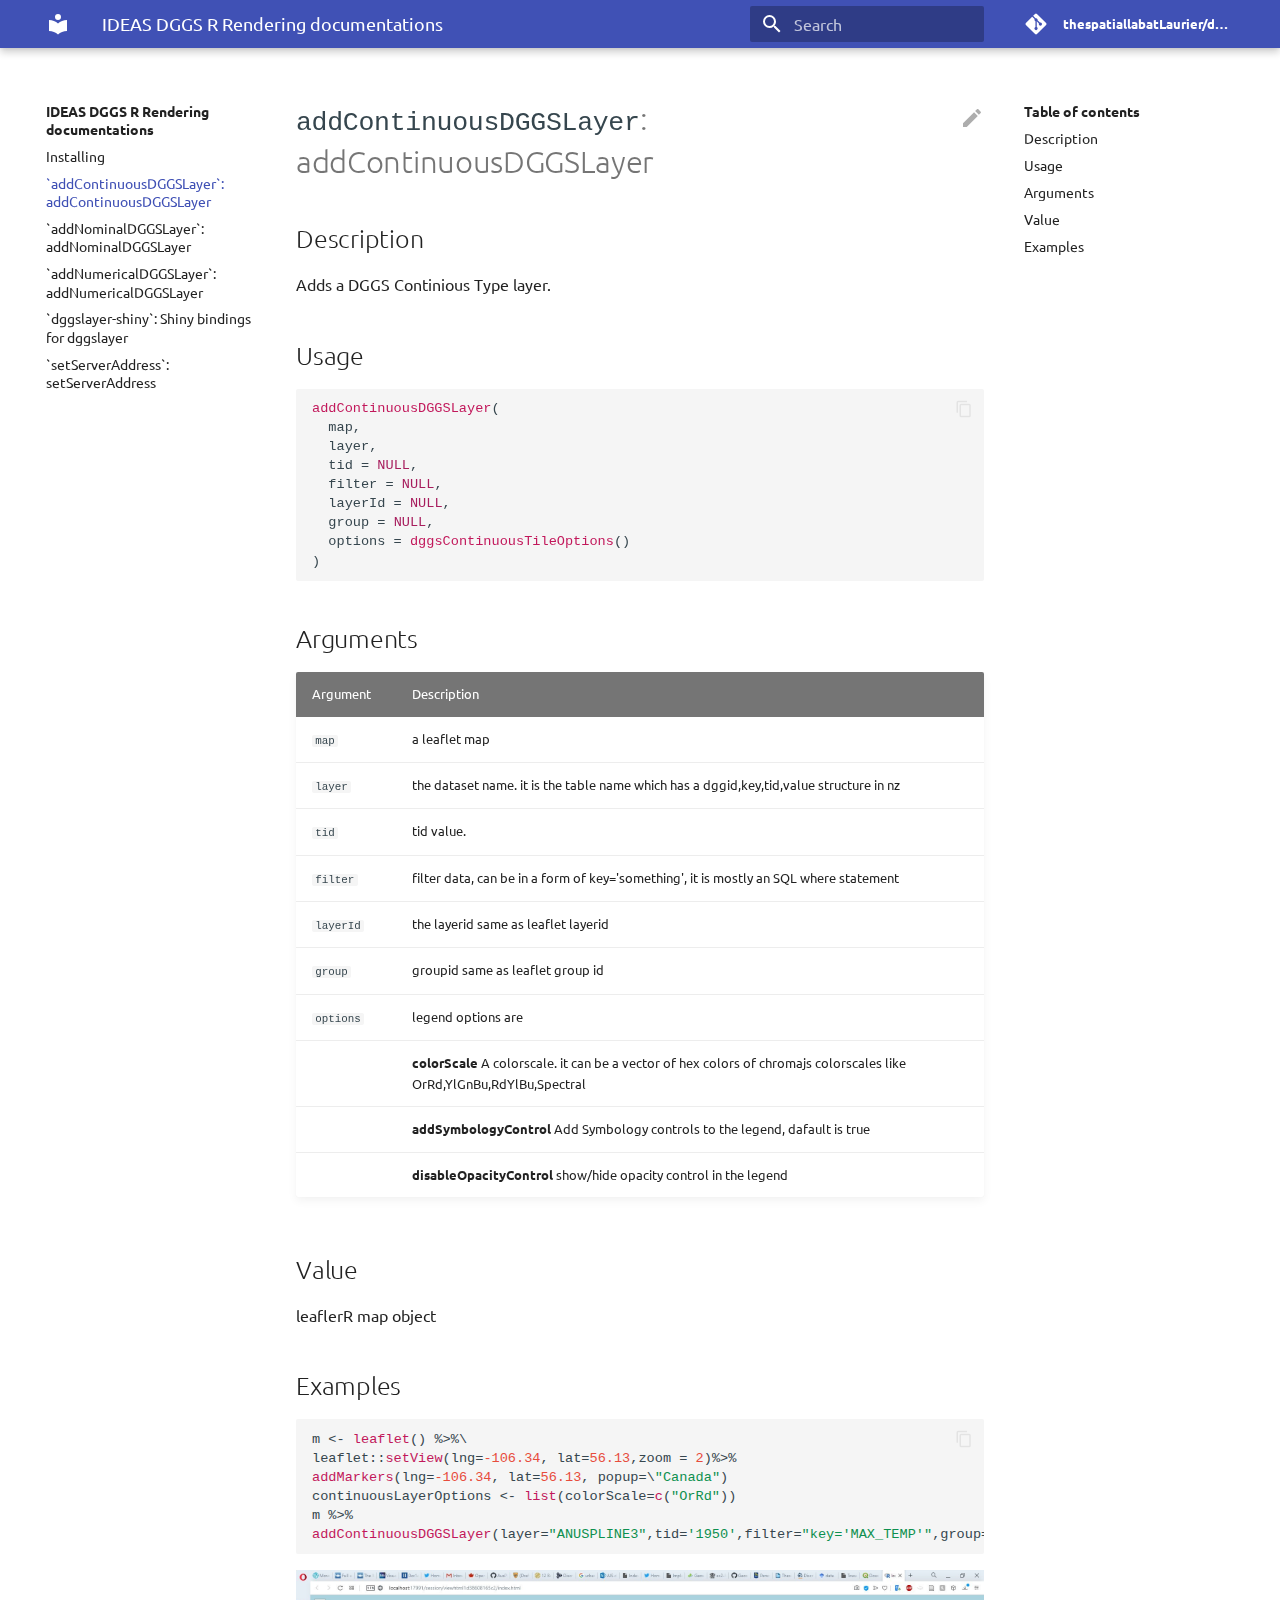
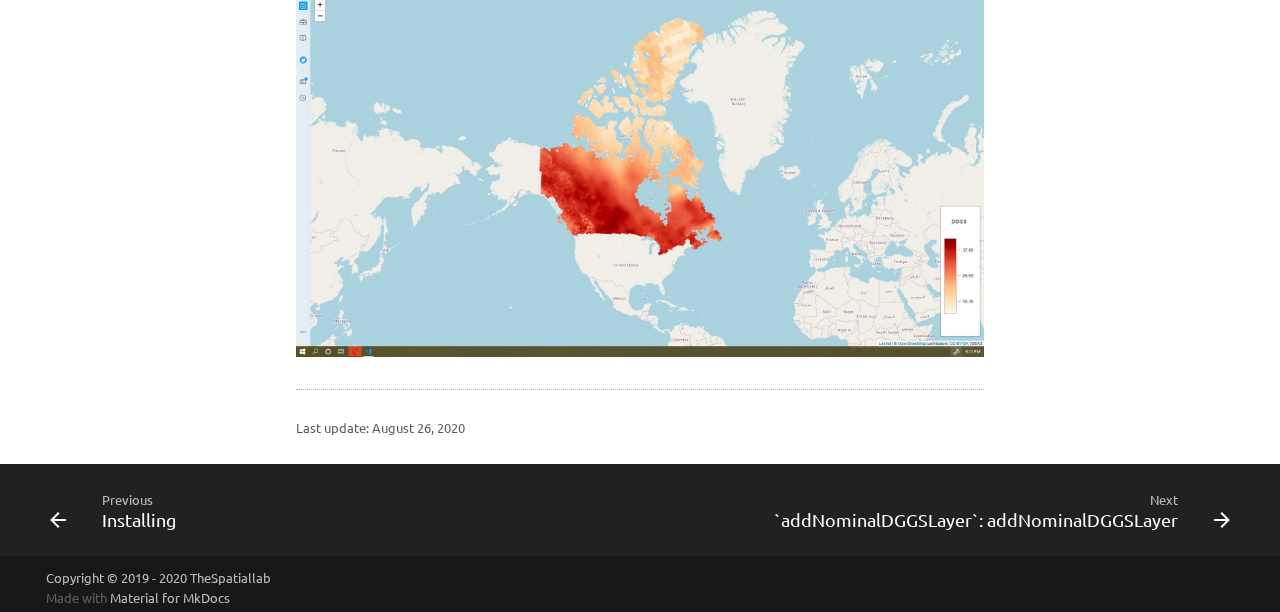
<file: addContinuousDGGSLayer/index.html>
<!doctype html>
<html lang="en" class="no-js">
  <head>
    
      <meta charset="utf-8">
      <meta name="viewport" content="width=device-width,initial-scale=1">
      
      
      
      <link rel="shortcut icon" href="../assets/images/favicon.png">
      <meta name="generator" content="mkdocs-1.1.2, mkdocs-material-5.3.3">
    
    
      
        <title>`addContinuousDGGSLayer`: addContinuousDGGSLayer - IDEAS DGGS R Rendering documentations</title>
      
    
    
      <link rel="stylesheet" href="../assets/stylesheets/main.fe0cca5b.min.css">
      
      
    
    
    
      
        <link href="https://fonts.gstatic.com" rel="preconnect" crossorigin>
        <link rel="stylesheet" href="https://fonts.googleapis.com/css?family=Ubuntu:300,400,400i,700%7CUbuntu+Mono&display=fallback">
        <style>body,input{font-family:"Ubuntu",-apple-system,BlinkMacSystemFont,Helvetica,Arial,sans-serif}code,kbd,pre{font-family:"Ubuntu Mono",SFMono-Regular,Consolas,Menlo,monospace}</style>
      
    
    
    
    
      
    
    
  </head>
  
  
    <body dir="ltr">
  
    
    <input class="md-toggle" data-md-toggle="drawer" type="checkbox" id="__drawer" autocomplete="off">
    <input class="md-toggle" data-md-toggle="search" type="checkbox" id="__search" autocomplete="off">
    <label class="md-overlay" for="__drawer"></label>
    <div data-md-component="skip">
      
        
        <a href="#addcontinuousdggslayer-addcontinuousdggslayer" class="md-skip">
          Skip to content
        </a>
      
    </div>
    <div data-md-component="announce">
      
    </div>
    
      <header class="md-header" data-md-component="header">
  <nav class="md-header-nav md-grid" aria-label="Header">
    <a href=".." title="IDEAS DGGS R Rendering documentations" class="md-header-nav__button md-logo" aria-label="IDEAS DGGS R Rendering documentations">
      
  
  <svg xmlns="http://www.w3.org/2000/svg" viewBox="0 0 24 24"><path d="M12 8a3 3 0 003-3 3 3 0 00-3-3 3 3 0 00-3 3 3 3 0 003 3m0 3.54C9.64 9.35 6.5 8 3 8v11c3.5 0 6.64 1.35 9 3.54 2.36-2.19 5.5-3.54 9-3.54V8c-3.5 0-6.64 1.35-9 3.54z"/></svg>

    </a>
    <label class="md-header-nav__button md-icon" for="__drawer">
      <svg xmlns="http://www.w3.org/2000/svg" viewBox="0 0 24 24"><path d="M3 6h18v2H3V6m0 5h18v2H3v-2m0 5h18v2H3v-2z"/></svg>
    </label>
    <div class="md-header-nav__title" data-md-component="header-title">
      
        <div class="md-header-nav__ellipsis">
          <span class="md-header-nav__topic md-ellipsis">
            IDEAS DGGS R Rendering documentations
          </span>
          <span class="md-header-nav__topic md-ellipsis">
            
              `addContinuousDGGSLayer`: addContinuousDGGSLayer
            
          </span>
        </div>
      
    </div>
    
      <label class="md-header-nav__button md-icon" for="__search">
        <svg xmlns="http://www.w3.org/2000/svg" viewBox="0 0 24 24"><path d="M9.5 3A6.5 6.5 0 0116 9.5c0 1.61-.59 3.09-1.56 4.23l.27.27h.79l5 5-1.5 1.5-5-5v-.79l-.27-.27A6.516 6.516 0 019.5 16 6.5 6.5 0 013 9.5 6.5 6.5 0 019.5 3m0 2C7 5 5 7 5 9.5S7 14 9.5 14 14 12 14 9.5 12 5 9.5 5z"/></svg>
      </label>
      
<div class="md-search" data-md-component="search" role="dialog">
  <label class="md-search__overlay" for="__search"></label>
  <div class="md-search__inner" role="search">
    <form class="md-search__form" name="search">
      <input type="text" class="md-search__input" name="query" aria-label="Search" placeholder="Search" autocapitalize="off" autocorrect="off" autocomplete="off" spellcheck="false" data-md-component="search-query" data-md-state="active">
      <label class="md-search__icon md-icon" for="__search">
        <svg xmlns="http://www.w3.org/2000/svg" viewBox="0 0 24 24"><path d="M9.5 3A6.5 6.5 0 0116 9.5c0 1.61-.59 3.09-1.56 4.23l.27.27h.79l5 5-1.5 1.5-5-5v-.79l-.27-.27A6.516 6.516 0 019.5 16 6.5 6.5 0 013 9.5 6.5 6.5 0 019.5 3m0 2C7 5 5 7 5 9.5S7 14 9.5 14 14 12 14 9.5 12 5 9.5 5z"/></svg>
        <svg xmlns="http://www.w3.org/2000/svg" viewBox="0 0 24 24"><path d="M20 11v2H8l5.5 5.5-1.42 1.42L4.16 12l7.92-7.92L13.5 5.5 8 11h12z"/></svg>
      </label>
      <button type="reset" class="md-search__icon md-icon" aria-label="Clear" data-md-component="search-reset" tabindex="-1">
        <svg xmlns="http://www.w3.org/2000/svg" viewBox="0 0 24 24"><path d="M19 6.41L17.59 5 12 10.59 6.41 5 5 6.41 10.59 12 5 17.59 6.41 19 12 13.41 17.59 19 19 17.59 13.41 12 19 6.41z"/></svg>
      </button>
    </form>
    <div class="md-search__output">
      <div class="md-search__scrollwrap" data-md-scrollfix>
        <div class="md-search-result" data-md-component="search-result">
          <div class="md-search-result__meta">
            Initializing search
          </div>
          <ol class="md-search-result__list"></ol>
        </div>
      </div>
    </div>
  </div>
</div>
    
    
      <div class="md-header-nav__source">
        
<a href="https://github.com/thespatiallabatLaurier/dggslayer/" title="Go to repository" class="md-source">
  <div class="md-source__icon md-icon">
    
    <svg xmlns="http://www.w3.org/2000/svg" viewBox="0 0 448 512"><path d="M439.55 236.05L244 40.45a28.87 28.87 0 00-40.81 0l-40.66 40.63 51.52 51.52c27.06-9.14 52.68 16.77 43.39 43.68l49.66 49.66c34.23-11.8 61.18 31 35.47 56.69-26.49 26.49-70.21-2.87-56-37.34L240.22 199v121.85c25.3 12.54 22.26 41.85 9.08 55a34.34 34.34 0 01-48.55 0c-17.57-17.6-11.07-46.91 11.25-56v-123c-20.8-8.51-24.6-30.74-18.64-45L142.57 101 8.45 235.14a28.86 28.86 0 000 40.81l195.61 195.6a28.86 28.86 0 0040.8 0l194.69-194.69a28.86 28.86 0 000-40.81z"/></svg>
  </div>
  <div class="md-source__repository">
    thespatiallabatLaurier/dggslayer
  </div>
</a>
      </div>
    
  </nav>
</header>
    
    <div class="md-container" data-md-component="container">
      
        
      
      
        
      
      <main class="md-main" data-md-component="main">
        <div class="md-main__inner md-grid">
          
            
              <div class="md-sidebar md-sidebar--primary" data-md-component="navigation">
                <div class="md-sidebar__scrollwrap">
                  <div class="md-sidebar__inner">
                    <nav class="md-nav md-nav--primary" aria-label="Navigation" data-md-level="0">
  <label class="md-nav__title" for="__drawer">
    <a href=".." title="IDEAS DGGS R Rendering documentations" class="md-nav__button md-logo" aria-label="IDEAS DGGS R Rendering documentations">
      
  
  <svg xmlns="http://www.w3.org/2000/svg" viewBox="0 0 24 24"><path d="M12 8a3 3 0 003-3 3 3 0 00-3-3 3 3 0 00-3 3 3 3 0 003 3m0 3.54C9.64 9.35 6.5 8 3 8v11c3.5 0 6.64 1.35 9 3.54 2.36-2.19 5.5-3.54 9-3.54V8c-3.5 0-6.64 1.35-9 3.54z"/></svg>

    </a>
    IDEAS DGGS R Rendering documentations
  </label>
  
    <div class="md-nav__source">
      
<a href="https://github.com/thespatiallabatLaurier/dggslayer/" title="Go to repository" class="md-source">
  <div class="md-source__icon md-icon">
    
    <svg xmlns="http://www.w3.org/2000/svg" viewBox="0 0 448 512"><path d="M439.55 236.05L244 40.45a28.87 28.87 0 00-40.81 0l-40.66 40.63 51.52 51.52c27.06-9.14 52.68 16.77 43.39 43.68l49.66 49.66c34.23-11.8 61.18 31 35.47 56.69-26.49 26.49-70.21-2.87-56-37.34L240.22 199v121.85c25.3 12.54 22.26 41.85 9.08 55a34.34 34.34 0 01-48.55 0c-17.57-17.6-11.07-46.91 11.25-56v-123c-20.8-8.51-24.6-30.74-18.64-45L142.57 101 8.45 235.14a28.86 28.86 0 000 40.81l195.61 195.6a28.86 28.86 0 0040.8 0l194.69-194.69a28.86 28.86 0 000-40.81z"/></svg>
  </div>
  <div class="md-source__repository">
    thespatiallabatLaurier/dggslayer
  </div>
</a>
    </div>
  
  <ul class="md-nav__list" data-md-scrollfix>
    
      
      
      


  <li class="md-nav__item">
    <a href=".." title="Installing" class="md-nav__link">
      Installing
    </a>
  </li>

    
      
      
      

  


  <li class="md-nav__item md-nav__item--active">
    
    <input class="md-nav__toggle md-toggle" data-md-toggle="toc" type="checkbox" id="__toc">
    
      
    
    
      <label class="md-nav__link md-nav__link--active" for="__toc">
        `addContinuousDGGSLayer`: addContinuousDGGSLayer
        <span class="md-nav__icon md-icon">
          <svg xmlns="http://www.w3.org/2000/svg" viewBox="0 0 24 24"><path d="M3 9h14V7H3v2m0 4h14v-2H3v2m0 4h14v-2H3v2m16 0h2v-2h-2v2m0-10v2h2V7h-2m0 6h2v-2h-2v2z"/></svg>
        </span>
      </label>
    
    <a href="./" title="`addContinuousDGGSLayer`: addContinuousDGGSLayer" class="md-nav__link md-nav__link--active">
      `addContinuousDGGSLayer`: addContinuousDGGSLayer
    </a>
    
      
<nav class="md-nav md-nav--secondary" aria-label="Table of contents">
  
  
    
  
  
    <label class="md-nav__title" for="__toc">
      <span class="md-nav__icon md-icon">
        <svg xmlns="http://www.w3.org/2000/svg" viewBox="0 0 24 24"><path d="M20 11v2H8l5.5 5.5-1.42 1.42L4.16 12l7.92-7.92L13.5 5.5 8 11h12z"/></svg>
      </span>
      Table of contents
    </label>
    <ul class="md-nav__list" data-md-scrollfix>
      
        <li class="md-nav__item">
  <a href="#description" class="md-nav__link">
    Description
  </a>
  
</li>
      
        <li class="md-nav__item">
  <a href="#usage" class="md-nav__link">
    Usage
  </a>
  
</li>
      
        <li class="md-nav__item">
  <a href="#arguments" class="md-nav__link">
    Arguments
  </a>
  
</li>
      
        <li class="md-nav__item">
  <a href="#value" class="md-nav__link">
    Value
  </a>
  
</li>
      
        <li class="md-nav__item">
  <a href="#examples" class="md-nav__link">
    Examples
  </a>
  
</li>
      
    </ul>
  
</nav>
    
  </li>

    
      
      
      


  <li class="md-nav__item">
    <a href="../addNominalDGGSLayer/" title="`addNominalDGGSLayer`: addNominalDGGSLayer" class="md-nav__link">
      `addNominalDGGSLayer`: addNominalDGGSLayer
    </a>
  </li>

    
      
      
      


  <li class="md-nav__item">
    <a href="../addNumericalDGGSLayer/" title="`addNumericalDGGSLayer`: addNumericalDGGSLayer" class="md-nav__link">
      `addNumericalDGGSLayer`: addNumericalDGGSLayer
    </a>
  </li>

    
      
      
      


  <li class="md-nav__item">
    <a href="../dggslayer-shiny/" title="`dggslayer-shiny`: Shiny bindings for dggslayer" class="md-nav__link">
      `dggslayer-shiny`: Shiny bindings for dggslayer
    </a>
  </li>

    
      
      
      


  <li class="md-nav__item">
    <a href="../setServerAddress/" title="`setServerAddress`: setServerAddress" class="md-nav__link">
      `setServerAddress`: setServerAddress
    </a>
  </li>

    
  </ul>
</nav>
                  </div>
                </div>
              </div>
            
            
              <div class="md-sidebar md-sidebar--secondary" data-md-component="toc">
                <div class="md-sidebar__scrollwrap">
                  <div class="md-sidebar__inner">
                    
<nav class="md-nav md-nav--secondary" aria-label="Table of contents">
  
  
    
  
  
    <label class="md-nav__title" for="__toc">
      <span class="md-nav__icon md-icon">
        <svg xmlns="http://www.w3.org/2000/svg" viewBox="0 0 24 24"><path d="M20 11v2H8l5.5 5.5-1.42 1.42L4.16 12l7.92-7.92L13.5 5.5 8 11h12z"/></svg>
      </span>
      Table of contents
    </label>
    <ul class="md-nav__list" data-md-scrollfix>
      
        <li class="md-nav__item">
  <a href="#description" class="md-nav__link">
    Description
  </a>
  
</li>
      
        <li class="md-nav__item">
  <a href="#usage" class="md-nav__link">
    Usage
  </a>
  
</li>
      
        <li class="md-nav__item">
  <a href="#arguments" class="md-nav__link">
    Arguments
  </a>
  
</li>
      
        <li class="md-nav__item">
  <a href="#value" class="md-nav__link">
    Value
  </a>
  
</li>
      
        <li class="md-nav__item">
  <a href="#examples" class="md-nav__link">
    Examples
  </a>
  
</li>
      
    </ul>
  
</nav>
                  </div>
                </div>
              </div>
            
          
          <div class="md-content">
            <article class="md-content__inner md-typeset">
              
                
                  <a href="https://github.com/thespatiallabatLaurier/dggslayer/edit/master/docs/addContinuousDGGSLayer.md" title="Edit this page" class="md-content__button md-icon">
                    <svg xmlns="http://www.w3.org/2000/svg" viewBox="0 0 24 24"><path d="M20.71 7.04c.39-.39.39-1.04 0-1.41l-2.34-2.34c-.37-.39-1.02-.39-1.41 0l-1.84 1.83 3.75 3.75M3 17.25V21h3.75L17.81 9.93l-3.75-3.75L3 17.25z"/></svg>
                  </a>
                
                
                  
                
                
                <h1 id="addcontinuousdggslayer-addcontinuousdggslayer"><code>addContinuousDGGSLayer</code>: addContinuousDGGSLayer</h1>
<h2 id="description">Description</h2>
<p>Adds a DGGS Continious Type layer.</p>
<h2 id="usage">Usage</h2>
<div class="highlight"><pre><span></span><code><span class="nf">addContinuousDGGSLayer</span><span class="p">(</span>
  <span class="n">map</span><span class="p">,</span>
  <span class="n">layer</span><span class="p">,</span>
  <span class="n">tid</span> <span class="o">=</span> <span class="kc">NULL</span><span class="p">,</span>
  <span class="n">filter</span> <span class="o">=</span> <span class="kc">NULL</span><span class="p">,</span>
  <span class="n">layerId</span> <span class="o">=</span> <span class="kc">NULL</span><span class="p">,</span>
  <span class="n">group</span> <span class="o">=</span> <span class="kc">NULL</span><span class="p">,</span>
  <span class="n">options</span> <span class="o">=</span> <span class="nf">dggsContinuousTileOptions</span><span class="p">()</span>
<span class="p">)</span>
</code></pre></div>

<h2 id="arguments">Arguments</h2>
<table>
<thead>
<tr>
<th>Argument</th>
<th>Description</th>
</tr>
</thead>
<tbody>
<tr>
<td><code>map</code></td>
<td>a leaflet map</td>
</tr>
<tr>
<td><code>layer</code></td>
<td>the dataset name. it is the table name which has a dggid,key,tid,value structure in nz</td>
</tr>
<tr>
<td><code>tid</code></td>
<td>tid value.</td>
</tr>
<tr>
<td><code>filter</code></td>
<td>filter data, can be in a form of key='something', it is mostly an SQL where statement</td>
</tr>
<tr>
<td><code>layerId</code></td>
<td>the layerid same as leaflet layerid</td>
</tr>
<tr>
<td><code>group</code></td>
<td>groupid same as leaflet group id</td>
</tr>
<tr>
<td><code>options</code></td>
<td>legend options are</td>
</tr>
<tr>
<td></td>
<td><strong>colorScale</strong> A colorscale. it can be a vector of hex colors of chromajs colorscales like OrRd,YlGnBu,RdYlBu,Spectral</td>
</tr>
<tr>
<td></td>
<td><strong>addSymbologyControl</strong> Add Symbology controls to the legend, dafault is true</td>
</tr>
<tr>
<td></td>
<td><strong>disableOpacityControl</strong> show/hide opacity control in the legend</td>
</tr>
</tbody>
</table>
<h2 id="value">Value</h2>
<p>leaflerR map object</p>
<h2 id="examples">Examples</h2>
<div class="highlight"><pre><span></span><code><span class="n">m</span> <span class="o">&lt;-</span> <span class="nf">leaflet</span><span class="p">()</span> <span class="o">%&gt;%</span>\
<span class="n">leaflet</span><span class="o">::</span><span class="nf">setView</span><span class="p">(</span><span class="n">lng</span><span class="o">=</span><span class="m">-106.34</span><span class="p">,</span> <span class="n">lat</span><span class="o">=</span><span class="m">56.13</span><span class="p">,</span><span class="n">zoom</span> <span class="o">=</span> <span class="m">2</span><span class="p">)</span><span class="o">%&gt;%</span>
<span class="nf">addMarkers</span><span class="p">(</span><span class="n">lng</span><span class="o">=</span><span class="m">-106.34</span><span class="p">,</span> <span class="n">lat</span><span class="o">=</span><span class="m">56.13</span><span class="p">,</span> <span class="n">popup</span><span class="o">=</span>\<span class="s">&quot;Canada&quot;</span><span class="p">)</span>
<span class="n">continuousLayerOptions</span> <span class="o">&lt;-</span> <span class="nf">list</span><span class="p">(</span><span class="n">colorScale</span><span class="o">=</span><span class="nf">c</span><span class="p">(</span><span class="s">&quot;OrRd&quot;</span><span class="p">))</span>
<span class="n">m</span> <span class="o">%&gt;%</span>
<span class="nf">addContinuousDGGSLayer</span><span class="p">(</span><span class="n">layer</span><span class="o">=</span><span class="s">&quot;ANUSPLINE3&quot;</span><span class="p">,</span><span class="n">tid</span><span class="o">=</span><span class="s">&#39;1950&#39;</span><span class="p">,</span><span class="n">filter</span><span class="o">=</span><span class="s">&quot;key=&#39;MAX_TEMP&#39;&quot;</span><span class="p">,</span><span class="n">group</span><span class="o">=</span><span class="s">&quot;nominalLayer&quot;</span><span class="p">,</span><span class="n">options</span> <span class="o">=</span> <span class="n">continuousLayerOptions</span><span class="p">)</span>
</code></pre></div>

<p><img alt="Output Plot" src="../ContinuousDGGS.jpg" /></p>
                
                  
                    

<hr>
<div class="md-source-date">
  <small>
    
      Last update: August 26, 2020
    
  </small>
</div>
                  
                
              
              
                


              
            </article>
          </div>
        </div>
      </main>
      
        
<footer class="md-footer">
  
    <div class="md-footer-nav">
      <nav class="md-footer-nav__inner md-grid" aria-label="Footer">
        
          <a href=".." title="Installing" class="md-footer-nav__link md-footer-nav__link--prev" rel="prev">
            <div class="md-footer-nav__button md-icon">
              <svg xmlns="http://www.w3.org/2000/svg" viewBox="0 0 24 24"><path d="M20 11v2H8l5.5 5.5-1.42 1.42L4.16 12l7.92-7.92L13.5 5.5 8 11h12z"/></svg>
            </div>
            <div class="md-footer-nav__title">
              <div class="md-ellipsis">
                <span class="md-footer-nav__direction">
                  Previous
                </span>
                Installing
              </div>
            </div>
          </a>
        
        
          <a href="../addNominalDGGSLayer/" title="`addNominalDGGSLayer`: addNominalDGGSLayer" class="md-footer-nav__link md-footer-nav__link--next" rel="next">
            <div class="md-footer-nav__title">
              <div class="md-ellipsis">
                <span class="md-footer-nav__direction">
                  Next
                </span>
                `addNominalDGGSLayer`: addNominalDGGSLayer
              </div>
            </div>
            <div class="md-footer-nav__button md-icon">
              <svg xmlns="http://www.w3.org/2000/svg" viewBox="0 0 24 24"><path d="M4 11v2h12l-5.5 5.5 1.42 1.42L19.84 12l-7.92-7.92L10.5 5.5 16 11H4z"/></svg>
            </div>
          </a>
        
      </nav>
    </div>
  
  <div class="md-footer-meta md-typeset">
    <div class="md-footer-meta__inner md-grid">
      <div class="md-footer-copyright">
        
          <div class="md-footer-copyright__highlight">
            Copyright &copy; 2019 - 2020 TheSpatiallab
          </div>
        
        Made with
        <a href="https://squidfunk.github.io/mkdocs-material/" target="_blank" rel="noopener">
          Material for MkDocs
        </a>
      </div>
      
    </div>
  </div>
</footer>
      
    </div>
    
      <script src="../assets/javascripts/vendor.d710d30a.min.js"></script>
      <script src="../assets/javascripts/bundle.4a5ba8d6.min.js"></script><script id="__lang" type="application/json">{"clipboard.copy": "Copy to clipboard", "clipboard.copied": "Copied to clipboard", "search.config.lang": "en", "search.config.pipeline": "trimmer, stopWordFilter", "search.config.separator": "[\\s\\-]+", "search.result.placeholder": "Type to start searching", "search.result.none": "No matching documents", "search.result.one": "1 matching document", "search.result.other": "# matching documents"}</script>
      
      <script>
        app = initialize({
          base: "..",
          features: ["instant"],
          search: Object.assign({
            worker: "../assets/javascripts/worker/search.9b3611bd.min.js"
          }, typeof search !== "undefined" && search)
        })
      </script>
      
    
  </body>
</html>
</file>
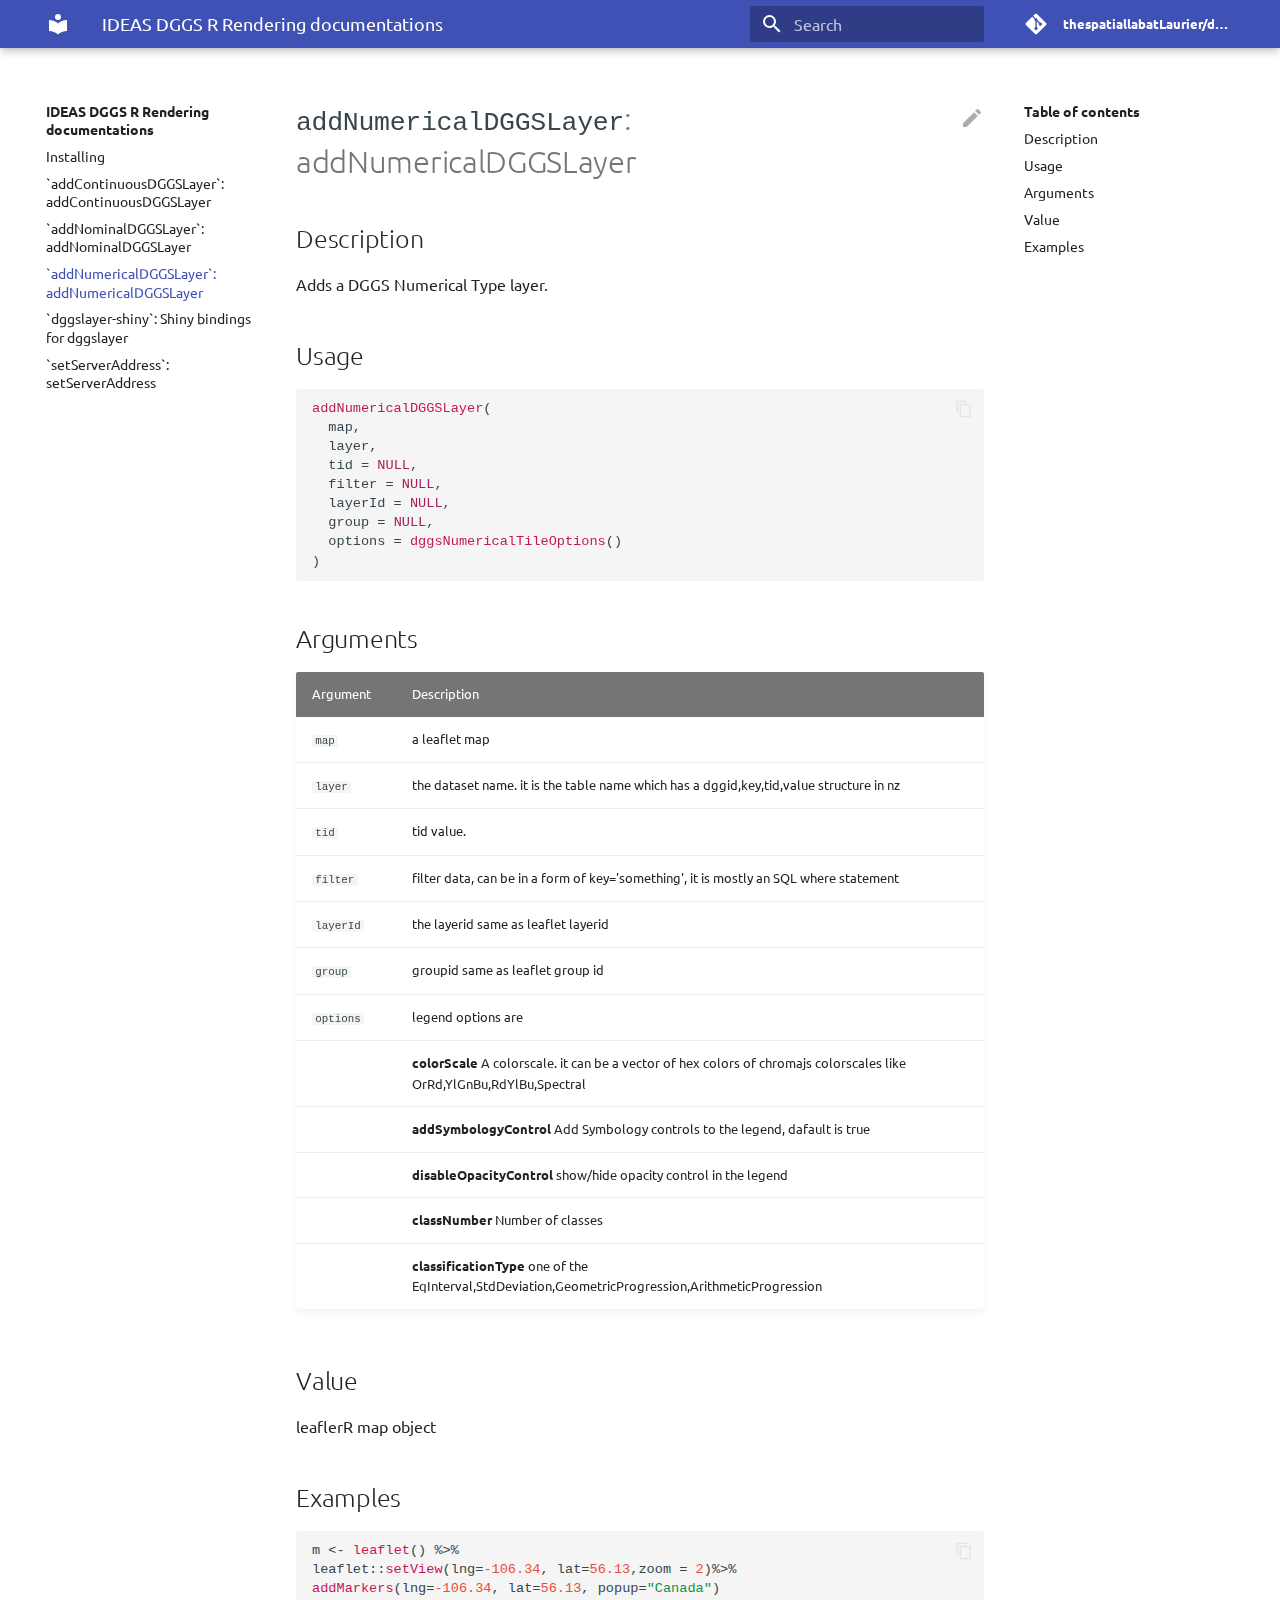
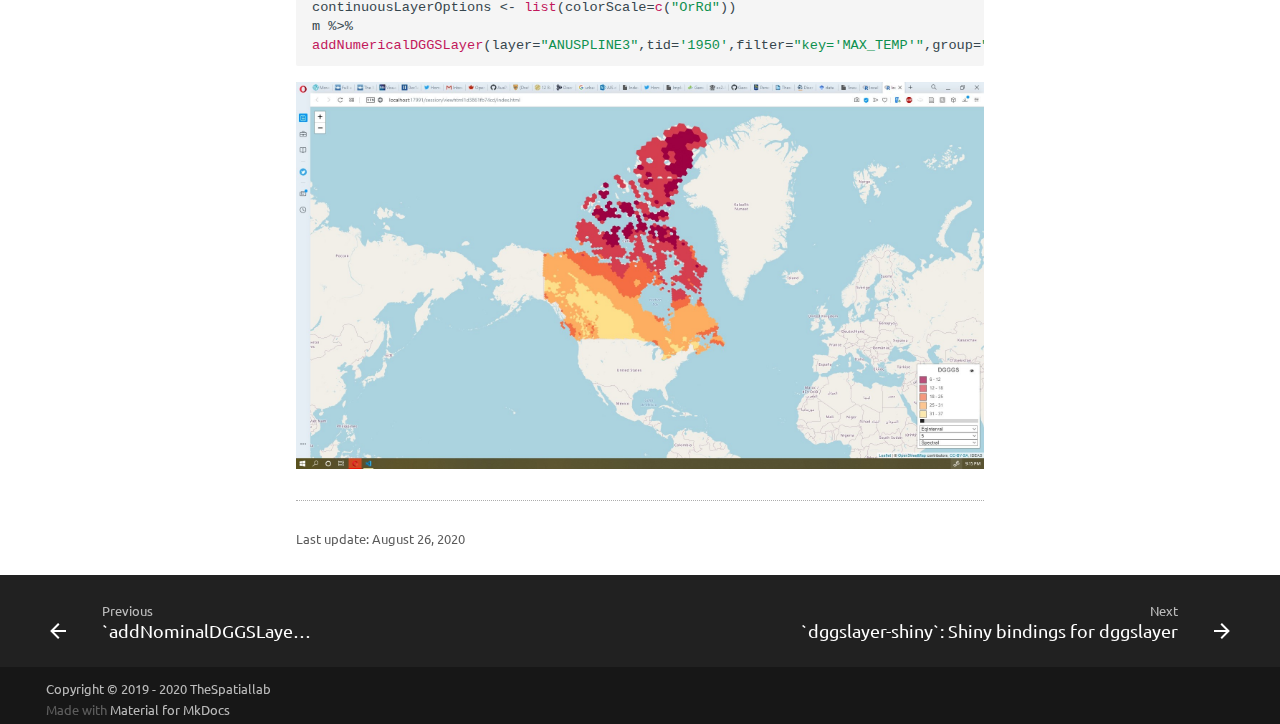
<file: addNumericalDGGSLayer/index.html>
<!doctype html>
<html lang="en" class="no-js">
  <head>
    
      <meta charset="utf-8">
      <meta name="viewport" content="width=device-width,initial-scale=1">
      
      
      
      <link rel="shortcut icon" href="../assets/images/favicon.png">
      <meta name="generator" content="mkdocs-1.1.2, mkdocs-material-5.3.3">
    
    
      
        <title>`addNumericalDGGSLayer`: addNumericalDGGSLayer - IDEAS DGGS R Rendering documentations</title>
      
    
    
      <link rel="stylesheet" href="../assets/stylesheets/main.fe0cca5b.min.css">
      
      
    
    
    
      
        <link href="https://fonts.gstatic.com" rel="preconnect" crossorigin>
        <link rel="stylesheet" href="https://fonts.googleapis.com/css?family=Ubuntu:300,400,400i,700%7CUbuntu+Mono&display=fallback">
        <style>body,input{font-family:"Ubuntu",-apple-system,BlinkMacSystemFont,Helvetica,Arial,sans-serif}code,kbd,pre{font-family:"Ubuntu Mono",SFMono-Regular,Consolas,Menlo,monospace}</style>
      
    
    
    
    
      
    
    
  </head>
  
  
    <body dir="ltr">
  
    
    <input class="md-toggle" data-md-toggle="drawer" type="checkbox" id="__drawer" autocomplete="off">
    <input class="md-toggle" data-md-toggle="search" type="checkbox" id="__search" autocomplete="off">
    <label class="md-overlay" for="__drawer"></label>
    <div data-md-component="skip">
      
        
        <a href="#addnumericaldggslayer-addnumericaldggslayer" class="md-skip">
          Skip to content
        </a>
      
    </div>
    <div data-md-component="announce">
      
    </div>
    
      <header class="md-header" data-md-component="header">
  <nav class="md-header-nav md-grid" aria-label="Header">
    <a href=".." title="IDEAS DGGS R Rendering documentations" class="md-header-nav__button md-logo" aria-label="IDEAS DGGS R Rendering documentations">
      
  
  <svg xmlns="http://www.w3.org/2000/svg" viewBox="0 0 24 24"><path d="M12 8a3 3 0 003-3 3 3 0 00-3-3 3 3 0 00-3 3 3 3 0 003 3m0 3.54C9.64 9.35 6.5 8 3 8v11c3.5 0 6.64 1.35 9 3.54 2.36-2.19 5.5-3.54 9-3.54V8c-3.5 0-6.64 1.35-9 3.54z"/></svg>

    </a>
    <label class="md-header-nav__button md-icon" for="__drawer">
      <svg xmlns="http://www.w3.org/2000/svg" viewBox="0 0 24 24"><path d="M3 6h18v2H3V6m0 5h18v2H3v-2m0 5h18v2H3v-2z"/></svg>
    </label>
    <div class="md-header-nav__title" data-md-component="header-title">
      
        <div class="md-header-nav__ellipsis">
          <span class="md-header-nav__topic md-ellipsis">
            IDEAS DGGS R Rendering documentations
          </span>
          <span class="md-header-nav__topic md-ellipsis">
            
              `addNumericalDGGSLayer`: addNumericalDGGSLayer
            
          </span>
        </div>
      
    </div>
    
      <label class="md-header-nav__button md-icon" for="__search">
        <svg xmlns="http://www.w3.org/2000/svg" viewBox="0 0 24 24"><path d="M9.5 3A6.5 6.5 0 0116 9.5c0 1.61-.59 3.09-1.56 4.23l.27.27h.79l5 5-1.5 1.5-5-5v-.79l-.27-.27A6.516 6.516 0 019.5 16 6.5 6.5 0 013 9.5 6.5 6.5 0 019.5 3m0 2C7 5 5 7 5 9.5S7 14 9.5 14 14 12 14 9.5 12 5 9.5 5z"/></svg>
      </label>
      
<div class="md-search" data-md-component="search" role="dialog">
  <label class="md-search__overlay" for="__search"></label>
  <div class="md-search__inner" role="search">
    <form class="md-search__form" name="search">
      <input type="text" class="md-search__input" name="query" aria-label="Search" placeholder="Search" autocapitalize="off" autocorrect="off" autocomplete="off" spellcheck="false" data-md-component="search-query" data-md-state="active">
      <label class="md-search__icon md-icon" for="__search">
        <svg xmlns="http://www.w3.org/2000/svg" viewBox="0 0 24 24"><path d="M9.5 3A6.5 6.5 0 0116 9.5c0 1.61-.59 3.09-1.56 4.23l.27.27h.79l5 5-1.5 1.5-5-5v-.79l-.27-.27A6.516 6.516 0 019.5 16 6.5 6.5 0 013 9.5 6.5 6.5 0 019.5 3m0 2C7 5 5 7 5 9.5S7 14 9.5 14 14 12 14 9.5 12 5 9.5 5z"/></svg>
        <svg xmlns="http://www.w3.org/2000/svg" viewBox="0 0 24 24"><path d="M20 11v2H8l5.5 5.5-1.42 1.42L4.16 12l7.92-7.92L13.5 5.5 8 11h12z"/></svg>
      </label>
      <button type="reset" class="md-search__icon md-icon" aria-label="Clear" data-md-component="search-reset" tabindex="-1">
        <svg xmlns="http://www.w3.org/2000/svg" viewBox="0 0 24 24"><path d="M19 6.41L17.59 5 12 10.59 6.41 5 5 6.41 10.59 12 5 17.59 6.41 19 12 13.41 17.59 19 19 17.59 13.41 12 19 6.41z"/></svg>
      </button>
    </form>
    <div class="md-search__output">
      <div class="md-search__scrollwrap" data-md-scrollfix>
        <div class="md-search-result" data-md-component="search-result">
          <div class="md-search-result__meta">
            Initializing search
          </div>
          <ol class="md-search-result__list"></ol>
        </div>
      </div>
    </div>
  </div>
</div>
    
    
      <div class="md-header-nav__source">
        
<a href="https://github.com/thespatiallabatLaurier/dggslayer/" title="Go to repository" class="md-source">
  <div class="md-source__icon md-icon">
    
    <svg xmlns="http://www.w3.org/2000/svg" viewBox="0 0 448 512"><path d="M439.55 236.05L244 40.45a28.87 28.87 0 00-40.81 0l-40.66 40.63 51.52 51.52c27.06-9.14 52.68 16.77 43.39 43.68l49.66 49.66c34.23-11.8 61.18 31 35.47 56.69-26.49 26.49-70.21-2.87-56-37.34L240.22 199v121.85c25.3 12.54 22.26 41.85 9.08 55a34.34 34.34 0 01-48.55 0c-17.57-17.6-11.07-46.91 11.25-56v-123c-20.8-8.51-24.6-30.74-18.64-45L142.57 101 8.45 235.14a28.86 28.86 0 000 40.81l195.61 195.6a28.86 28.86 0 0040.8 0l194.69-194.69a28.86 28.86 0 000-40.81z"/></svg>
  </div>
  <div class="md-source__repository">
    thespatiallabatLaurier/dggslayer
  </div>
</a>
      </div>
    
  </nav>
</header>
    
    <div class="md-container" data-md-component="container">
      
        
      
      
        
      
      <main class="md-main" data-md-component="main">
        <div class="md-main__inner md-grid">
          
            
              <div class="md-sidebar md-sidebar--primary" data-md-component="navigation">
                <div class="md-sidebar__scrollwrap">
                  <div class="md-sidebar__inner">
                    <nav class="md-nav md-nav--primary" aria-label="Navigation" data-md-level="0">
  <label class="md-nav__title" for="__drawer">
    <a href=".." title="IDEAS DGGS R Rendering documentations" class="md-nav__button md-logo" aria-label="IDEAS DGGS R Rendering documentations">
      
  
  <svg xmlns="http://www.w3.org/2000/svg" viewBox="0 0 24 24"><path d="M12 8a3 3 0 003-3 3 3 0 00-3-3 3 3 0 00-3 3 3 3 0 003 3m0 3.54C9.64 9.35 6.5 8 3 8v11c3.5 0 6.64 1.35 9 3.54 2.36-2.19 5.5-3.54 9-3.54V8c-3.5 0-6.64 1.35-9 3.54z"/></svg>

    </a>
    IDEAS DGGS R Rendering documentations
  </label>
  
    <div class="md-nav__source">
      
<a href="https://github.com/thespatiallabatLaurier/dggslayer/" title="Go to repository" class="md-source">
  <div class="md-source__icon md-icon">
    
    <svg xmlns="http://www.w3.org/2000/svg" viewBox="0 0 448 512"><path d="M439.55 236.05L244 40.45a28.87 28.87 0 00-40.81 0l-40.66 40.63 51.52 51.52c27.06-9.14 52.68 16.77 43.39 43.68l49.66 49.66c34.23-11.8 61.18 31 35.47 56.69-26.49 26.49-70.21-2.87-56-37.34L240.22 199v121.85c25.3 12.54 22.26 41.85 9.08 55a34.34 34.34 0 01-48.55 0c-17.57-17.6-11.07-46.91 11.25-56v-123c-20.8-8.51-24.6-30.74-18.64-45L142.57 101 8.45 235.14a28.86 28.86 0 000 40.81l195.61 195.6a28.86 28.86 0 0040.8 0l194.69-194.69a28.86 28.86 0 000-40.81z"/></svg>
  </div>
  <div class="md-source__repository">
    thespatiallabatLaurier/dggslayer
  </div>
</a>
    </div>
  
  <ul class="md-nav__list" data-md-scrollfix>
    
      
      
      


  <li class="md-nav__item">
    <a href=".." title="Installing" class="md-nav__link">
      Installing
    </a>
  </li>

    
      
      
      


  <li class="md-nav__item">
    <a href="../addContinuousDGGSLayer/" title="`addContinuousDGGSLayer`: addContinuousDGGSLayer" class="md-nav__link">
      `addContinuousDGGSLayer`: addContinuousDGGSLayer
    </a>
  </li>

    
      
      
      


  <li class="md-nav__item">
    <a href="../addNominalDGGSLayer/" title="`addNominalDGGSLayer`: addNominalDGGSLayer" class="md-nav__link">
      `addNominalDGGSLayer`: addNominalDGGSLayer
    </a>
  </li>

    
      
      
      

  


  <li class="md-nav__item md-nav__item--active">
    
    <input class="md-nav__toggle md-toggle" data-md-toggle="toc" type="checkbox" id="__toc">
    
      
    
    
      <label class="md-nav__link md-nav__link--active" for="__toc">
        `addNumericalDGGSLayer`: addNumericalDGGSLayer
        <span class="md-nav__icon md-icon">
          <svg xmlns="http://www.w3.org/2000/svg" viewBox="0 0 24 24"><path d="M3 9h14V7H3v2m0 4h14v-2H3v2m0 4h14v-2H3v2m16 0h2v-2h-2v2m0-10v2h2V7h-2m0 6h2v-2h-2v2z"/></svg>
        </span>
      </label>
    
    <a href="./" title="`addNumericalDGGSLayer`: addNumericalDGGSLayer" class="md-nav__link md-nav__link--active">
      `addNumericalDGGSLayer`: addNumericalDGGSLayer
    </a>
    
      
<nav class="md-nav md-nav--secondary" aria-label="Table of contents">
  
  
    
  
  
    <label class="md-nav__title" for="__toc">
      <span class="md-nav__icon md-icon">
        <svg xmlns="http://www.w3.org/2000/svg" viewBox="0 0 24 24"><path d="M20 11v2H8l5.5 5.5-1.42 1.42L4.16 12l7.92-7.92L13.5 5.5 8 11h12z"/></svg>
      </span>
      Table of contents
    </label>
    <ul class="md-nav__list" data-md-scrollfix>
      
        <li class="md-nav__item">
  <a href="#description" class="md-nav__link">
    Description
  </a>
  
</li>
      
        <li class="md-nav__item">
  <a href="#usage" class="md-nav__link">
    Usage
  </a>
  
</li>
      
        <li class="md-nav__item">
  <a href="#arguments" class="md-nav__link">
    Arguments
  </a>
  
</li>
      
        <li class="md-nav__item">
  <a href="#value" class="md-nav__link">
    Value
  </a>
  
</li>
      
        <li class="md-nav__item">
  <a href="#examples" class="md-nav__link">
    Examples
  </a>
  
</li>
      
    </ul>
  
</nav>
    
  </li>

    
      
      
      


  <li class="md-nav__item">
    <a href="../dggslayer-shiny/" title="`dggslayer-shiny`: Shiny bindings for dggslayer" class="md-nav__link">
      `dggslayer-shiny`: Shiny bindings for dggslayer
    </a>
  </li>

    
      
      
      


  <li class="md-nav__item">
    <a href="../setServerAddress/" title="`setServerAddress`: setServerAddress" class="md-nav__link">
      `setServerAddress`: setServerAddress
    </a>
  </li>

    
  </ul>
</nav>
                  </div>
                </div>
              </div>
            
            
              <div class="md-sidebar md-sidebar--secondary" data-md-component="toc">
                <div class="md-sidebar__scrollwrap">
                  <div class="md-sidebar__inner">
                    
<nav class="md-nav md-nav--secondary" aria-label="Table of contents">
  
  
    
  
  
    <label class="md-nav__title" for="__toc">
      <span class="md-nav__icon md-icon">
        <svg xmlns="http://www.w3.org/2000/svg" viewBox="0 0 24 24"><path d="M20 11v2H8l5.5 5.5-1.42 1.42L4.16 12l7.92-7.92L13.5 5.5 8 11h12z"/></svg>
      </span>
      Table of contents
    </label>
    <ul class="md-nav__list" data-md-scrollfix>
      
        <li class="md-nav__item">
  <a href="#description" class="md-nav__link">
    Description
  </a>
  
</li>
      
        <li class="md-nav__item">
  <a href="#usage" class="md-nav__link">
    Usage
  </a>
  
</li>
      
        <li class="md-nav__item">
  <a href="#arguments" class="md-nav__link">
    Arguments
  </a>
  
</li>
      
        <li class="md-nav__item">
  <a href="#value" class="md-nav__link">
    Value
  </a>
  
</li>
      
        <li class="md-nav__item">
  <a href="#examples" class="md-nav__link">
    Examples
  </a>
  
</li>
      
    </ul>
  
</nav>
                  </div>
                </div>
              </div>
            
          
          <div class="md-content">
            <article class="md-content__inner md-typeset">
              
                
                  <a href="https://github.com/thespatiallabatLaurier/dggslayer/edit/master/docs/addNumericalDGGSLayer.md" title="Edit this page" class="md-content__button md-icon">
                    <svg xmlns="http://www.w3.org/2000/svg" viewBox="0 0 24 24"><path d="M20.71 7.04c.39-.39.39-1.04 0-1.41l-2.34-2.34c-.37-.39-1.02-.39-1.41 0l-1.84 1.83 3.75 3.75M3 17.25V21h3.75L17.81 9.93l-3.75-3.75L3 17.25z"/></svg>
                  </a>
                
                
                  
                
                
                <h1 id="addnumericaldggslayer-addnumericaldggslayer"><code>addNumericalDGGSLayer</code>: addNumericalDGGSLayer</h1>
<h2 id="description">Description</h2>
<p>Adds a DGGS Numerical Type layer.</p>
<h2 id="usage">Usage</h2>
<div class="highlight"><pre><span></span><code><span class="nf">addNumericalDGGSLayer</span><span class="p">(</span>
  <span class="n">map</span><span class="p">,</span>
  <span class="n">layer</span><span class="p">,</span>
  <span class="n">tid</span> <span class="o">=</span> <span class="kc">NULL</span><span class="p">,</span>
  <span class="n">filter</span> <span class="o">=</span> <span class="kc">NULL</span><span class="p">,</span>
  <span class="n">layerId</span> <span class="o">=</span> <span class="kc">NULL</span><span class="p">,</span>
  <span class="n">group</span> <span class="o">=</span> <span class="kc">NULL</span><span class="p">,</span>
  <span class="n">options</span> <span class="o">=</span> <span class="nf">dggsNumericalTileOptions</span><span class="p">()</span>
<span class="p">)</span>
</code></pre></div>

<h2 id="arguments">Arguments</h2>
<table>
<thead>
<tr>
<th>Argument</th>
<th>Description</th>
</tr>
</thead>
<tbody>
<tr>
<td><code>map</code></td>
<td>a leaflet map</td>
</tr>
<tr>
<td><code>layer</code></td>
<td>the dataset name. it is the table name which has a dggid,key,tid,value structure in nz</td>
</tr>
<tr>
<td><code>tid</code></td>
<td>tid value.</td>
</tr>
<tr>
<td><code>filter</code></td>
<td>filter data, can be in a form of key='something', it is mostly an SQL where statement</td>
</tr>
<tr>
<td><code>layerId</code></td>
<td>the layerid same as leaflet layerid</td>
</tr>
<tr>
<td><code>group</code></td>
<td>groupid same as leaflet group id</td>
</tr>
<tr>
<td><code>options</code></td>
<td>legend options are</td>
</tr>
<tr>
<td></td>
<td><strong>colorScale</strong> A colorscale. it can be a vector of hex colors of chromajs colorscales like OrRd,YlGnBu,RdYlBu,Spectral</td>
</tr>
<tr>
<td></td>
<td><strong>addSymbologyControl</strong> Add Symbology controls to the legend, dafault is true</td>
</tr>
<tr>
<td></td>
<td><strong>disableOpacityControl</strong> show/hide opacity control in the legend</td>
</tr>
<tr>
<td></td>
<td><strong>classNumber</strong> Number of classes</td>
</tr>
<tr>
<td></td>
<td><strong>classificationType</strong> one of the EqInterval,StdDeviation,GeometricProgression,ArithmeticProgression</td>
</tr>
</tbody>
</table>
<h2 id="value">Value</h2>
<p>leaflerR map object</p>
<h2 id="examples">Examples</h2>
<p><div class="highlight"><pre><span></span><code><span class="n">m</span> <span class="o">&lt;-</span> <span class="nf">leaflet</span><span class="p">()</span> <span class="o">%&gt;%</span>
<span class="n">leaflet</span><span class="o">::</span><span class="nf">setView</span><span class="p">(</span><span class="n">lng</span><span class="o">=</span><span class="m">-106.34</span><span class="p">,</span> <span class="n">lat</span><span class="o">=</span><span class="m">56.13</span><span class="p">,</span><span class="n">zoom</span> <span class="o">=</span> <span class="m">2</span><span class="p">)</span><span class="o">%&gt;%</span>
<span class="nf">addMarkers</span><span class="p">(</span><span class="n">lng</span><span class="o">=</span><span class="m">-106.34</span><span class="p">,</span> <span class="n">lat</span><span class="o">=</span><span class="m">56.13</span><span class="p">,</span> <span class="n">popup</span><span class="o">=</span><span class="s">&quot;Canada&quot;</span><span class="p">)</span>
<span class="n">continuousLayerOptions</span> <span class="o">&lt;-</span> <span class="nf">list</span><span class="p">(</span><span class="n">colorScale</span><span class="o">=</span><span class="nf">c</span><span class="p">(</span><span class="s">&quot;OrRd&quot;</span><span class="p">))</span>
<span class="n">m</span> <span class="o">%&gt;%</span>
<span class="nf">addNumericalDGGSLayer</span><span class="p">(</span><span class="n">layer</span><span class="o">=</span><span class="s">&quot;ANUSPLINE3&quot;</span><span class="p">,</span><span class="n">tid</span><span class="o">=</span><span class="s">&#39;1950&#39;</span><span class="p">,</span><span class="n">filter</span><span class="o">=</span><span class="s">&quot;key=&#39;MAX_TEMP&#39;&quot;</span><span class="p">,</span><span class="n">group</span><span class="o">=</span><span class="s">&quot;nominalLayer&quot;</span><span class="p">,</span><span class="n">options</span> <span class="o">=</span> <span class="n">continuousLayerOptions</span><span class="p">)</span>
</code></pre></div>
  <img alt="Output Plot" src="../NumericalDGGSLayer.jpg" /></p>
                
                  
                    

<hr>
<div class="md-source-date">
  <small>
    
      Last update: August 26, 2020
    
  </small>
</div>
                  
                
              
              
                


              
            </article>
          </div>
        </div>
      </main>
      
        
<footer class="md-footer">
  
    <div class="md-footer-nav">
      <nav class="md-footer-nav__inner md-grid" aria-label="Footer">
        
          <a href="../addNominalDGGSLayer/" title="`addNominalDGGSLayer`: addNominalDGGSLayer" class="md-footer-nav__link md-footer-nav__link--prev" rel="prev">
            <div class="md-footer-nav__button md-icon">
              <svg xmlns="http://www.w3.org/2000/svg" viewBox="0 0 24 24"><path d="M20 11v2H8l5.5 5.5-1.42 1.42L4.16 12l7.92-7.92L13.5 5.5 8 11h12z"/></svg>
            </div>
            <div class="md-footer-nav__title">
              <div class="md-ellipsis">
                <span class="md-footer-nav__direction">
                  Previous
                </span>
                `addNominalDGGSLayer`: addNominalDGGSLayer
              </div>
            </div>
          </a>
        
        
          <a href="../dggslayer-shiny/" title="`dggslayer-shiny`: Shiny bindings for dggslayer" class="md-footer-nav__link md-footer-nav__link--next" rel="next">
            <div class="md-footer-nav__title">
              <div class="md-ellipsis">
                <span class="md-footer-nav__direction">
                  Next
                </span>
                `dggslayer-shiny`: Shiny bindings for dggslayer
              </div>
            </div>
            <div class="md-footer-nav__button md-icon">
              <svg xmlns="http://www.w3.org/2000/svg" viewBox="0 0 24 24"><path d="M4 11v2h12l-5.5 5.5 1.42 1.42L19.84 12l-7.92-7.92L10.5 5.5 16 11H4z"/></svg>
            </div>
          </a>
        
      </nav>
    </div>
  
  <div class="md-footer-meta md-typeset">
    <div class="md-footer-meta__inner md-grid">
      <div class="md-footer-copyright">
        
          <div class="md-footer-copyright__highlight">
            Copyright &copy; 2019 - 2020 TheSpatiallab
          </div>
        
        Made with
        <a href="https://squidfunk.github.io/mkdocs-material/" target="_blank" rel="noopener">
          Material for MkDocs
        </a>
      </div>
      
    </div>
  </div>
</footer>
      
    </div>
    
      <script src="../assets/javascripts/vendor.d710d30a.min.js"></script>
      <script src="../assets/javascripts/bundle.4a5ba8d6.min.js"></script><script id="__lang" type="application/json">{"clipboard.copy": "Copy to clipboard", "clipboard.copied": "Copied to clipboard", "search.config.lang": "en", "search.config.pipeline": "trimmer, stopWordFilter", "search.config.separator": "[\\s\\-]+", "search.result.placeholder": "Type to start searching", "search.result.none": "No matching documents", "search.result.one": "1 matching document", "search.result.other": "# matching documents"}</script>
      
      <script>
        app = initialize({
          base: "..",
          features: ["instant"],
          search: Object.assign({
            worker: "../assets/javascripts/worker/search.9b3611bd.min.js"
          }, typeof search !== "undefined" && search)
        })
      </script>
      
    
  </body>
</html>
</file>
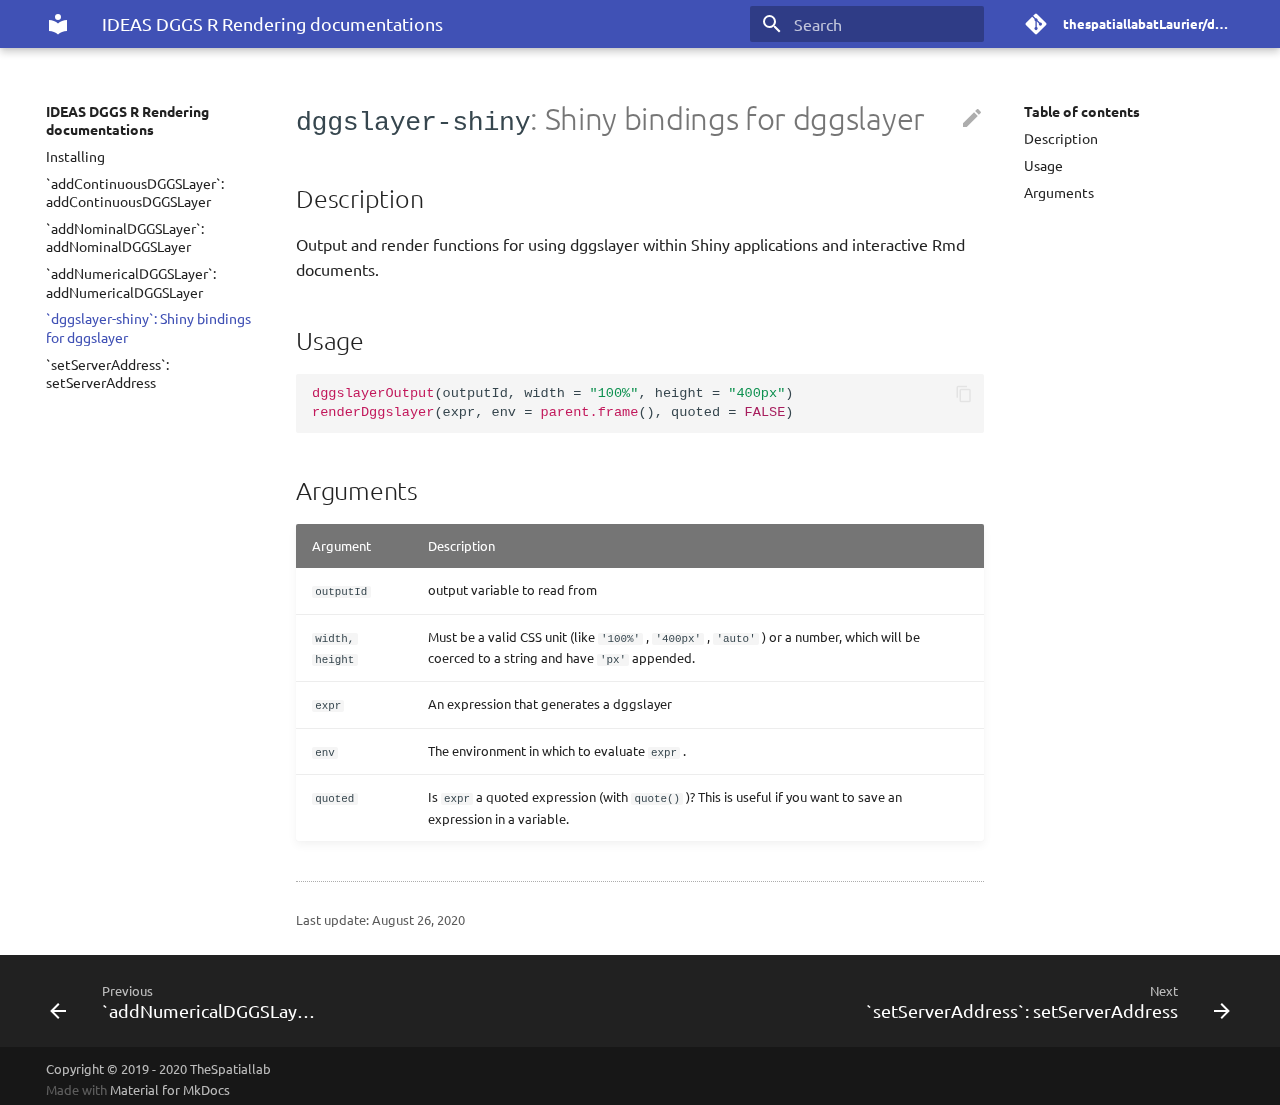
<file: dggslayer-shiny/index.html>
<!doctype html>
<html lang="en" class="no-js">
  <head>
    
      <meta charset="utf-8">
      <meta name="viewport" content="width=device-width,initial-scale=1">
      
      
      
      <link rel="shortcut icon" href="../assets/images/favicon.png">
      <meta name="generator" content="mkdocs-1.1.2, mkdocs-material-5.3.3">
    
    
      
        <title>`dggslayer-shiny`: Shiny bindings for dggslayer - IDEAS DGGS R Rendering documentations</title>
      
    
    
      <link rel="stylesheet" href="../assets/stylesheets/main.fe0cca5b.min.css">
      
      
    
    
    
      
        <link href="https://fonts.gstatic.com" rel="preconnect" crossorigin>
        <link rel="stylesheet" href="https://fonts.googleapis.com/css?family=Ubuntu:300,400,400i,700%7CUbuntu+Mono&display=fallback">
        <style>body,input{font-family:"Ubuntu",-apple-system,BlinkMacSystemFont,Helvetica,Arial,sans-serif}code,kbd,pre{font-family:"Ubuntu Mono",SFMono-Regular,Consolas,Menlo,monospace}</style>
      
    
    
    
    
      
    
    
  </head>
  
  
    <body dir="ltr">
  
    
    <input class="md-toggle" data-md-toggle="drawer" type="checkbox" id="__drawer" autocomplete="off">
    <input class="md-toggle" data-md-toggle="search" type="checkbox" id="__search" autocomplete="off">
    <label class="md-overlay" for="__drawer"></label>
    <div data-md-component="skip">
      
        
        <a href="#dggslayer-shiny-shiny-bindings-for-dggslayer" class="md-skip">
          Skip to content
        </a>
      
    </div>
    <div data-md-component="announce">
      
    </div>
    
      <header class="md-header" data-md-component="header">
  <nav class="md-header-nav md-grid" aria-label="Header">
    <a href=".." title="IDEAS DGGS R Rendering documentations" class="md-header-nav__button md-logo" aria-label="IDEAS DGGS R Rendering documentations">
      
  
  <svg xmlns="http://www.w3.org/2000/svg" viewBox="0 0 24 24"><path d="M12 8a3 3 0 003-3 3 3 0 00-3-3 3 3 0 00-3 3 3 3 0 003 3m0 3.54C9.64 9.35 6.5 8 3 8v11c3.5 0 6.64 1.35 9 3.54 2.36-2.19 5.5-3.54 9-3.54V8c-3.5 0-6.64 1.35-9 3.54z"/></svg>

    </a>
    <label class="md-header-nav__button md-icon" for="__drawer">
      <svg xmlns="http://www.w3.org/2000/svg" viewBox="0 0 24 24"><path d="M3 6h18v2H3V6m0 5h18v2H3v-2m0 5h18v2H3v-2z"/></svg>
    </label>
    <div class="md-header-nav__title" data-md-component="header-title">
      
        <div class="md-header-nav__ellipsis">
          <span class="md-header-nav__topic md-ellipsis">
            IDEAS DGGS R Rendering documentations
          </span>
          <span class="md-header-nav__topic md-ellipsis">
            
              `dggslayer-shiny`: Shiny bindings for dggslayer
            
          </span>
        </div>
      
    </div>
    
      <label class="md-header-nav__button md-icon" for="__search">
        <svg xmlns="http://www.w3.org/2000/svg" viewBox="0 0 24 24"><path d="M9.5 3A6.5 6.5 0 0116 9.5c0 1.61-.59 3.09-1.56 4.23l.27.27h.79l5 5-1.5 1.5-5-5v-.79l-.27-.27A6.516 6.516 0 019.5 16 6.5 6.5 0 013 9.5 6.5 6.5 0 019.5 3m0 2C7 5 5 7 5 9.5S7 14 9.5 14 14 12 14 9.5 12 5 9.5 5z"/></svg>
      </label>
      
<div class="md-search" data-md-component="search" role="dialog">
  <label class="md-search__overlay" for="__search"></label>
  <div class="md-search__inner" role="search">
    <form class="md-search__form" name="search">
      <input type="text" class="md-search__input" name="query" aria-label="Search" placeholder="Search" autocapitalize="off" autocorrect="off" autocomplete="off" spellcheck="false" data-md-component="search-query" data-md-state="active">
      <label class="md-search__icon md-icon" for="__search">
        <svg xmlns="http://www.w3.org/2000/svg" viewBox="0 0 24 24"><path d="M9.5 3A6.5 6.5 0 0116 9.5c0 1.61-.59 3.09-1.56 4.23l.27.27h.79l5 5-1.5 1.5-5-5v-.79l-.27-.27A6.516 6.516 0 019.5 16 6.5 6.5 0 013 9.5 6.5 6.5 0 019.5 3m0 2C7 5 5 7 5 9.5S7 14 9.5 14 14 12 14 9.5 12 5 9.5 5z"/></svg>
        <svg xmlns="http://www.w3.org/2000/svg" viewBox="0 0 24 24"><path d="M20 11v2H8l5.5 5.5-1.42 1.42L4.16 12l7.92-7.92L13.5 5.5 8 11h12z"/></svg>
      </label>
      <button type="reset" class="md-search__icon md-icon" aria-label="Clear" data-md-component="search-reset" tabindex="-1">
        <svg xmlns="http://www.w3.org/2000/svg" viewBox="0 0 24 24"><path d="M19 6.41L17.59 5 12 10.59 6.41 5 5 6.41 10.59 12 5 17.59 6.41 19 12 13.41 17.59 19 19 17.59 13.41 12 19 6.41z"/></svg>
      </button>
    </form>
    <div class="md-search__output">
      <div class="md-search__scrollwrap" data-md-scrollfix>
        <div class="md-search-result" data-md-component="search-result">
          <div class="md-search-result__meta">
            Initializing search
          </div>
          <ol class="md-search-result__list"></ol>
        </div>
      </div>
    </div>
  </div>
</div>
    
    
      <div class="md-header-nav__source">
        
<a href="https://github.com/thespatiallabatLaurier/dggslayer/" title="Go to repository" class="md-source">
  <div class="md-source__icon md-icon">
    
    <svg xmlns="http://www.w3.org/2000/svg" viewBox="0 0 448 512"><path d="M439.55 236.05L244 40.45a28.87 28.87 0 00-40.81 0l-40.66 40.63 51.52 51.52c27.06-9.14 52.68 16.77 43.39 43.68l49.66 49.66c34.23-11.8 61.18 31 35.47 56.69-26.49 26.49-70.21-2.87-56-37.34L240.22 199v121.85c25.3 12.54 22.26 41.85 9.08 55a34.34 34.34 0 01-48.55 0c-17.57-17.6-11.07-46.91 11.25-56v-123c-20.8-8.51-24.6-30.74-18.64-45L142.57 101 8.45 235.14a28.86 28.86 0 000 40.81l195.61 195.6a28.86 28.86 0 0040.8 0l194.69-194.69a28.86 28.86 0 000-40.81z"/></svg>
  </div>
  <div class="md-source__repository">
    thespatiallabatLaurier/dggslayer
  </div>
</a>
      </div>
    
  </nav>
</header>
    
    <div class="md-container" data-md-component="container">
      
        
      
      
        
      
      <main class="md-main" data-md-component="main">
        <div class="md-main__inner md-grid">
          
            
              <div class="md-sidebar md-sidebar--primary" data-md-component="navigation">
                <div class="md-sidebar__scrollwrap">
                  <div class="md-sidebar__inner">
                    <nav class="md-nav md-nav--primary" aria-label="Navigation" data-md-level="0">
  <label class="md-nav__title" for="__drawer">
    <a href=".." title="IDEAS DGGS R Rendering documentations" class="md-nav__button md-logo" aria-label="IDEAS DGGS R Rendering documentations">
      
  
  <svg xmlns="http://www.w3.org/2000/svg" viewBox="0 0 24 24"><path d="M12 8a3 3 0 003-3 3 3 0 00-3-3 3 3 0 00-3 3 3 3 0 003 3m0 3.54C9.64 9.35 6.5 8 3 8v11c3.5 0 6.64 1.35 9 3.54 2.36-2.19 5.5-3.54 9-3.54V8c-3.5 0-6.64 1.35-9 3.54z"/></svg>

    </a>
    IDEAS DGGS R Rendering documentations
  </label>
  
    <div class="md-nav__source">
      
<a href="https://github.com/thespatiallabatLaurier/dggslayer/" title="Go to repository" class="md-source">
  <div class="md-source__icon md-icon">
    
    <svg xmlns="http://www.w3.org/2000/svg" viewBox="0 0 448 512"><path d="M439.55 236.05L244 40.45a28.87 28.87 0 00-40.81 0l-40.66 40.63 51.52 51.52c27.06-9.14 52.68 16.77 43.39 43.68l49.66 49.66c34.23-11.8 61.18 31 35.47 56.69-26.49 26.49-70.21-2.87-56-37.34L240.22 199v121.85c25.3 12.54 22.26 41.85 9.08 55a34.34 34.34 0 01-48.55 0c-17.57-17.6-11.07-46.91 11.25-56v-123c-20.8-8.51-24.6-30.74-18.64-45L142.57 101 8.45 235.14a28.86 28.86 0 000 40.81l195.61 195.6a28.86 28.86 0 0040.8 0l194.69-194.69a28.86 28.86 0 000-40.81z"/></svg>
  </div>
  <div class="md-source__repository">
    thespatiallabatLaurier/dggslayer
  </div>
</a>
    </div>
  
  <ul class="md-nav__list" data-md-scrollfix>
    
      
      
      


  <li class="md-nav__item">
    <a href=".." title="Installing" class="md-nav__link">
      Installing
    </a>
  </li>

    
      
      
      


  <li class="md-nav__item">
    <a href="../addContinuousDGGSLayer/" title="`addContinuousDGGSLayer`: addContinuousDGGSLayer" class="md-nav__link">
      `addContinuousDGGSLayer`: addContinuousDGGSLayer
    </a>
  </li>

    
      
      
      


  <li class="md-nav__item">
    <a href="../addNominalDGGSLayer/" title="`addNominalDGGSLayer`: addNominalDGGSLayer" class="md-nav__link">
      `addNominalDGGSLayer`: addNominalDGGSLayer
    </a>
  </li>

    
      
      
      


  <li class="md-nav__item">
    <a href="../addNumericalDGGSLayer/" title="`addNumericalDGGSLayer`: addNumericalDGGSLayer" class="md-nav__link">
      `addNumericalDGGSLayer`: addNumericalDGGSLayer
    </a>
  </li>

    
      
      
      

  


  <li class="md-nav__item md-nav__item--active">
    
    <input class="md-nav__toggle md-toggle" data-md-toggle="toc" type="checkbox" id="__toc">
    
      
    
    
      <label class="md-nav__link md-nav__link--active" for="__toc">
        `dggslayer-shiny`: Shiny bindings for dggslayer
        <span class="md-nav__icon md-icon">
          <svg xmlns="http://www.w3.org/2000/svg" viewBox="0 0 24 24"><path d="M3 9h14V7H3v2m0 4h14v-2H3v2m0 4h14v-2H3v2m16 0h2v-2h-2v2m0-10v2h2V7h-2m0 6h2v-2h-2v2z"/></svg>
        </span>
      </label>
    
    <a href="./" title="`dggslayer-shiny`: Shiny bindings for dggslayer" class="md-nav__link md-nav__link--active">
      `dggslayer-shiny`: Shiny bindings for dggslayer
    </a>
    
      
<nav class="md-nav md-nav--secondary" aria-label="Table of contents">
  
  
    
  
  
    <label class="md-nav__title" for="__toc">
      <span class="md-nav__icon md-icon">
        <svg xmlns="http://www.w3.org/2000/svg" viewBox="0 0 24 24"><path d="M20 11v2H8l5.5 5.5-1.42 1.42L4.16 12l7.92-7.92L13.5 5.5 8 11h12z"/></svg>
      </span>
      Table of contents
    </label>
    <ul class="md-nav__list" data-md-scrollfix>
      
        <li class="md-nav__item">
  <a href="#description" class="md-nav__link">
    Description
  </a>
  
</li>
      
        <li class="md-nav__item">
  <a href="#usage" class="md-nav__link">
    Usage
  </a>
  
</li>
      
        <li class="md-nav__item">
  <a href="#arguments" class="md-nav__link">
    Arguments
  </a>
  
</li>
      
    </ul>
  
</nav>
    
  </li>

    
      
      
      


  <li class="md-nav__item">
    <a href="../setServerAddress/" title="`setServerAddress`: setServerAddress" class="md-nav__link">
      `setServerAddress`: setServerAddress
    </a>
  </li>

    
  </ul>
</nav>
                  </div>
                </div>
              </div>
            
            
              <div class="md-sidebar md-sidebar--secondary" data-md-component="toc">
                <div class="md-sidebar__scrollwrap">
                  <div class="md-sidebar__inner">
                    
<nav class="md-nav md-nav--secondary" aria-label="Table of contents">
  
  
    
  
  
    <label class="md-nav__title" for="__toc">
      <span class="md-nav__icon md-icon">
        <svg xmlns="http://www.w3.org/2000/svg" viewBox="0 0 24 24"><path d="M20 11v2H8l5.5 5.5-1.42 1.42L4.16 12l7.92-7.92L13.5 5.5 8 11h12z"/></svg>
      </span>
      Table of contents
    </label>
    <ul class="md-nav__list" data-md-scrollfix>
      
        <li class="md-nav__item">
  <a href="#description" class="md-nav__link">
    Description
  </a>
  
</li>
      
        <li class="md-nav__item">
  <a href="#usage" class="md-nav__link">
    Usage
  </a>
  
</li>
      
        <li class="md-nav__item">
  <a href="#arguments" class="md-nav__link">
    Arguments
  </a>
  
</li>
      
    </ul>
  
</nav>
                  </div>
                </div>
              </div>
            
          
          <div class="md-content">
            <article class="md-content__inner md-typeset">
              
                
                  <a href="https://github.com/thespatiallabatLaurier/dggslayer/edit/master/docs/dggslayer-shiny.md" title="Edit this page" class="md-content__button md-icon">
                    <svg xmlns="http://www.w3.org/2000/svg" viewBox="0 0 24 24"><path d="M20.71 7.04c.39-.39.39-1.04 0-1.41l-2.34-2.34c-.37-.39-1.02-.39-1.41 0l-1.84 1.83 3.75 3.75M3 17.25V21h3.75L17.81 9.93l-3.75-3.75L3 17.25z"/></svg>
                  </a>
                
                
                  
                
                
                <h1 id="dggslayer-shiny-shiny-bindings-for-dggslayer"><code>dggslayer-shiny</code>: Shiny bindings for dggslayer</h1>
<h2 id="description">Description</h2>
<p>Output and render functions for using dggslayer within Shiny
 applications and interactive Rmd documents.</p>
<h2 id="usage">Usage</h2>
<div class="highlight"><pre><span></span><code><span class="nf">dggslayerOutput</span><span class="p">(</span><span class="n">outputId</span><span class="p">,</span> <span class="n">width</span> <span class="o">=</span> <span class="s">&quot;100%&quot;</span><span class="p">,</span> <span class="n">height</span> <span class="o">=</span> <span class="s">&quot;400px&quot;</span><span class="p">)</span>
<span class="nf">renderDggslayer</span><span class="p">(</span><span class="n">expr</span><span class="p">,</span> <span class="n">env</span> <span class="o">=</span> <span class="nf">parent.frame</span><span class="p">(),</span> <span class="n">quoted</span> <span class="o">=</span> <span class="kc">FALSE</span><span class="p">)</span>
</code></pre></div>

<h2 id="arguments">Arguments</h2>
<table>
<thead>
<tr>
<th>Argument</th>
<th>Description</th>
</tr>
</thead>
<tbody>
<tr>
<td><code>outputId</code></td>
<td>output variable to read from</td>
</tr>
<tr>
<td><code>width, height</code></td>
<td>Must be a valid CSS unit (like <code>'100%'</code> , <code>'400px'</code> , <code>'auto'</code> ) or a number, which will be coerced to a string and have <code>'px'</code> appended.</td>
</tr>
<tr>
<td><code>expr</code></td>
<td>An expression that generates a dggslayer</td>
</tr>
<tr>
<td><code>env</code></td>
<td>The environment in which to evaluate <code>expr</code> .</td>
</tr>
<tr>
<td><code>quoted</code></td>
<td>Is <code>expr</code> a quoted expression (with <code>quote()</code> )? This is useful if you want to save an expression in a variable.</td>
</tr>
</tbody>
</table>
                
                  
                    

<hr>
<div class="md-source-date">
  <small>
    
      Last update: August 26, 2020
    
  </small>
</div>
                  
                
              
              
                


              
            </article>
          </div>
        </div>
      </main>
      
        
<footer class="md-footer">
  
    <div class="md-footer-nav">
      <nav class="md-footer-nav__inner md-grid" aria-label="Footer">
        
          <a href="../addNumericalDGGSLayer/" title="`addNumericalDGGSLayer`: addNumericalDGGSLayer" class="md-footer-nav__link md-footer-nav__link--prev" rel="prev">
            <div class="md-footer-nav__button md-icon">
              <svg xmlns="http://www.w3.org/2000/svg" viewBox="0 0 24 24"><path d="M20 11v2H8l5.5 5.5-1.42 1.42L4.16 12l7.92-7.92L13.5 5.5 8 11h12z"/></svg>
            </div>
            <div class="md-footer-nav__title">
              <div class="md-ellipsis">
                <span class="md-footer-nav__direction">
                  Previous
                </span>
                `addNumericalDGGSLayer`: addNumericalDGGSLayer
              </div>
            </div>
          </a>
        
        
          <a href="../setServerAddress/" title="`setServerAddress`: setServerAddress" class="md-footer-nav__link md-footer-nav__link--next" rel="next">
            <div class="md-footer-nav__title">
              <div class="md-ellipsis">
                <span class="md-footer-nav__direction">
                  Next
                </span>
                `setServerAddress`: setServerAddress
              </div>
            </div>
            <div class="md-footer-nav__button md-icon">
              <svg xmlns="http://www.w3.org/2000/svg" viewBox="0 0 24 24"><path d="M4 11v2h12l-5.5 5.5 1.42 1.42L19.84 12l-7.92-7.92L10.5 5.5 16 11H4z"/></svg>
            </div>
          </a>
        
      </nav>
    </div>
  
  <div class="md-footer-meta md-typeset">
    <div class="md-footer-meta__inner md-grid">
      <div class="md-footer-copyright">
        
          <div class="md-footer-copyright__highlight">
            Copyright &copy; 2019 - 2020 TheSpatiallab
          </div>
        
        Made with
        <a href="https://squidfunk.github.io/mkdocs-material/" target="_blank" rel="noopener">
          Material for MkDocs
        </a>
      </div>
      
    </div>
  </div>
</footer>
      
    </div>
    
      <script src="../assets/javascripts/vendor.d710d30a.min.js"></script>
      <script src="../assets/javascripts/bundle.4a5ba8d6.min.js"></script><script id="__lang" type="application/json">{"clipboard.copy": "Copy to clipboard", "clipboard.copied": "Copied to clipboard", "search.config.lang": "en", "search.config.pipeline": "trimmer, stopWordFilter", "search.config.separator": "[\\s\\-]+", "search.result.placeholder": "Type to start searching", "search.result.none": "No matching documents", "search.result.one": "1 matching document", "search.result.other": "# matching documents"}</script>
      
      <script>
        app = initialize({
          base: "..",
          features: ["instant"],
          search: Object.assign({
            worker: "../assets/javascripts/worker/search.9b3611bd.min.js"
          }, typeof search !== "undefined" && search)
        })
      </script>
      
    
  </body>
</html>
</file>
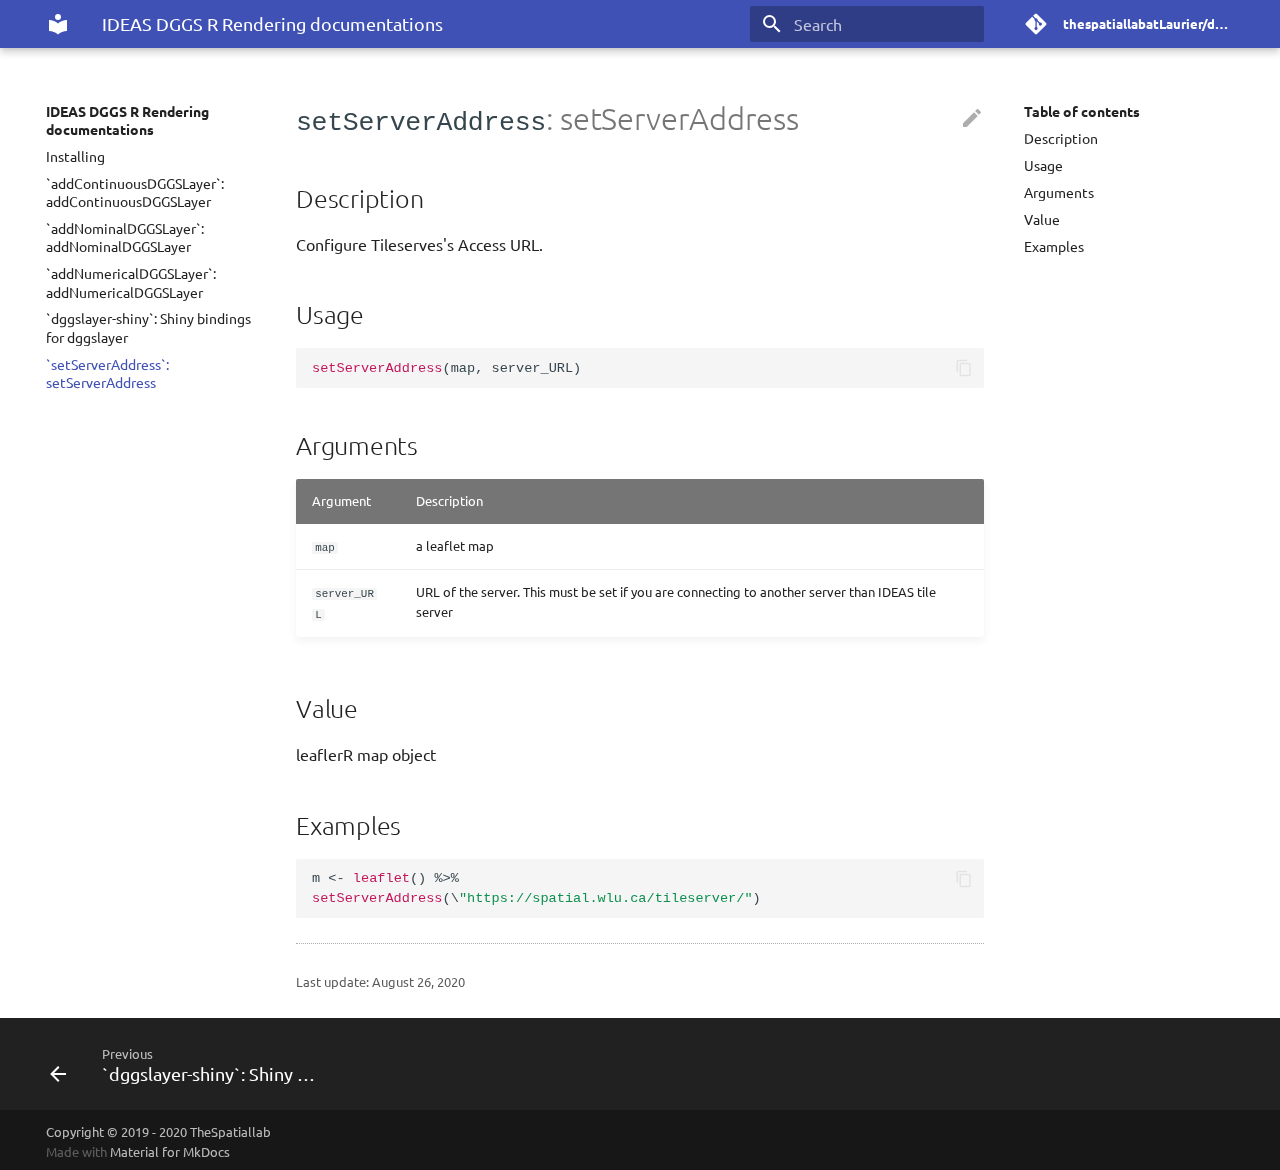
<file: setServerAddress/index.html>
<!doctype html>
<html lang="en" class="no-js">
  <head>
    
      <meta charset="utf-8">
      <meta name="viewport" content="width=device-width,initial-scale=1">
      
      
      
      <link rel="shortcut icon" href="../assets/images/favicon.png">
      <meta name="generator" content="mkdocs-1.1.2, mkdocs-material-5.3.3">
    
    
      
        <title>`setServerAddress`: setServerAddress - IDEAS DGGS R Rendering documentations</title>
      
    
    
      <link rel="stylesheet" href="../assets/stylesheets/main.fe0cca5b.min.css">
      
      
    
    
    
      
        <link href="https://fonts.gstatic.com" rel="preconnect" crossorigin>
        <link rel="stylesheet" href="https://fonts.googleapis.com/css?family=Ubuntu:300,400,400i,700%7CUbuntu+Mono&display=fallback">
        <style>body,input{font-family:"Ubuntu",-apple-system,BlinkMacSystemFont,Helvetica,Arial,sans-serif}code,kbd,pre{font-family:"Ubuntu Mono",SFMono-Regular,Consolas,Menlo,monospace}</style>
      
    
    
    
    
      
    
    
  </head>
  
  
    <body dir="ltr">
  
    
    <input class="md-toggle" data-md-toggle="drawer" type="checkbox" id="__drawer" autocomplete="off">
    <input class="md-toggle" data-md-toggle="search" type="checkbox" id="__search" autocomplete="off">
    <label class="md-overlay" for="__drawer"></label>
    <div data-md-component="skip">
      
        
        <a href="#setserveraddress-setserveraddress" class="md-skip">
          Skip to content
        </a>
      
    </div>
    <div data-md-component="announce">
      
    </div>
    
      <header class="md-header" data-md-component="header">
  <nav class="md-header-nav md-grid" aria-label="Header">
    <a href=".." title="IDEAS DGGS R Rendering documentations" class="md-header-nav__button md-logo" aria-label="IDEAS DGGS R Rendering documentations">
      
  
  <svg xmlns="http://www.w3.org/2000/svg" viewBox="0 0 24 24"><path d="M12 8a3 3 0 003-3 3 3 0 00-3-3 3 3 0 00-3 3 3 3 0 003 3m0 3.54C9.64 9.35 6.5 8 3 8v11c3.5 0 6.64 1.35 9 3.54 2.36-2.19 5.5-3.54 9-3.54V8c-3.5 0-6.64 1.35-9 3.54z"/></svg>

    </a>
    <label class="md-header-nav__button md-icon" for="__drawer">
      <svg xmlns="http://www.w3.org/2000/svg" viewBox="0 0 24 24"><path d="M3 6h18v2H3V6m0 5h18v2H3v-2m0 5h18v2H3v-2z"/></svg>
    </label>
    <div class="md-header-nav__title" data-md-component="header-title">
      
        <div class="md-header-nav__ellipsis">
          <span class="md-header-nav__topic md-ellipsis">
            IDEAS DGGS R Rendering documentations
          </span>
          <span class="md-header-nav__topic md-ellipsis">
            
              `setServerAddress`: setServerAddress
            
          </span>
        </div>
      
    </div>
    
      <label class="md-header-nav__button md-icon" for="__search">
        <svg xmlns="http://www.w3.org/2000/svg" viewBox="0 0 24 24"><path d="M9.5 3A6.5 6.5 0 0116 9.5c0 1.61-.59 3.09-1.56 4.23l.27.27h.79l5 5-1.5 1.5-5-5v-.79l-.27-.27A6.516 6.516 0 019.5 16 6.5 6.5 0 013 9.5 6.5 6.5 0 019.5 3m0 2C7 5 5 7 5 9.5S7 14 9.5 14 14 12 14 9.5 12 5 9.5 5z"/></svg>
      </label>
      
<div class="md-search" data-md-component="search" role="dialog">
  <label class="md-search__overlay" for="__search"></label>
  <div class="md-search__inner" role="search">
    <form class="md-search__form" name="search">
      <input type="text" class="md-search__input" name="query" aria-label="Search" placeholder="Search" autocapitalize="off" autocorrect="off" autocomplete="off" spellcheck="false" data-md-component="search-query" data-md-state="active">
      <label class="md-search__icon md-icon" for="__search">
        <svg xmlns="http://www.w3.org/2000/svg" viewBox="0 0 24 24"><path d="M9.5 3A6.5 6.5 0 0116 9.5c0 1.61-.59 3.09-1.56 4.23l.27.27h.79l5 5-1.5 1.5-5-5v-.79l-.27-.27A6.516 6.516 0 019.5 16 6.5 6.5 0 013 9.5 6.5 6.5 0 019.5 3m0 2C7 5 5 7 5 9.5S7 14 9.5 14 14 12 14 9.5 12 5 9.5 5z"/></svg>
        <svg xmlns="http://www.w3.org/2000/svg" viewBox="0 0 24 24"><path d="M20 11v2H8l5.5 5.5-1.42 1.42L4.16 12l7.92-7.92L13.5 5.5 8 11h12z"/></svg>
      </label>
      <button type="reset" class="md-search__icon md-icon" aria-label="Clear" data-md-component="search-reset" tabindex="-1">
        <svg xmlns="http://www.w3.org/2000/svg" viewBox="0 0 24 24"><path d="M19 6.41L17.59 5 12 10.59 6.41 5 5 6.41 10.59 12 5 17.59 6.41 19 12 13.41 17.59 19 19 17.59 13.41 12 19 6.41z"/></svg>
      </button>
    </form>
    <div class="md-search__output">
      <div class="md-search__scrollwrap" data-md-scrollfix>
        <div class="md-search-result" data-md-component="search-result">
          <div class="md-search-result__meta">
            Initializing search
          </div>
          <ol class="md-search-result__list"></ol>
        </div>
      </div>
    </div>
  </div>
</div>
    
    
      <div class="md-header-nav__source">
        
<a href="https://github.com/thespatiallabatLaurier/dggslayer/" title="Go to repository" class="md-source">
  <div class="md-source__icon md-icon">
    
    <svg xmlns="http://www.w3.org/2000/svg" viewBox="0 0 448 512"><path d="M439.55 236.05L244 40.45a28.87 28.87 0 00-40.81 0l-40.66 40.63 51.52 51.52c27.06-9.14 52.68 16.77 43.39 43.68l49.66 49.66c34.23-11.8 61.18 31 35.47 56.69-26.49 26.49-70.21-2.87-56-37.34L240.22 199v121.85c25.3 12.54 22.26 41.85 9.08 55a34.34 34.34 0 01-48.55 0c-17.57-17.6-11.07-46.91 11.25-56v-123c-20.8-8.51-24.6-30.74-18.64-45L142.57 101 8.45 235.14a28.86 28.86 0 000 40.81l195.61 195.6a28.86 28.86 0 0040.8 0l194.69-194.69a28.86 28.86 0 000-40.81z"/></svg>
  </div>
  <div class="md-source__repository">
    thespatiallabatLaurier/dggslayer
  </div>
</a>
      </div>
    
  </nav>
</header>
    
    <div class="md-container" data-md-component="container">
      
        
      
      
        
      
      <main class="md-main" data-md-component="main">
        <div class="md-main__inner md-grid">
          
            
              <div class="md-sidebar md-sidebar--primary" data-md-component="navigation">
                <div class="md-sidebar__scrollwrap">
                  <div class="md-sidebar__inner">
                    <nav class="md-nav md-nav--primary" aria-label="Navigation" data-md-level="0">
  <label class="md-nav__title" for="__drawer">
    <a href=".." title="IDEAS DGGS R Rendering documentations" class="md-nav__button md-logo" aria-label="IDEAS DGGS R Rendering documentations">
      
  
  <svg xmlns="http://www.w3.org/2000/svg" viewBox="0 0 24 24"><path d="M12 8a3 3 0 003-3 3 3 0 00-3-3 3 3 0 00-3 3 3 3 0 003 3m0 3.54C9.64 9.35 6.5 8 3 8v11c3.5 0 6.64 1.35 9 3.54 2.36-2.19 5.5-3.54 9-3.54V8c-3.5 0-6.64 1.35-9 3.54z"/></svg>

    </a>
    IDEAS DGGS R Rendering documentations
  </label>
  
    <div class="md-nav__source">
      
<a href="https://github.com/thespatiallabatLaurier/dggslayer/" title="Go to repository" class="md-source">
  <div class="md-source__icon md-icon">
    
    <svg xmlns="http://www.w3.org/2000/svg" viewBox="0 0 448 512"><path d="M439.55 236.05L244 40.45a28.87 28.87 0 00-40.81 0l-40.66 40.63 51.52 51.52c27.06-9.14 52.68 16.77 43.39 43.68l49.66 49.66c34.23-11.8 61.18 31 35.47 56.69-26.49 26.49-70.21-2.87-56-37.34L240.22 199v121.85c25.3 12.54 22.26 41.85 9.08 55a34.34 34.34 0 01-48.55 0c-17.57-17.6-11.07-46.91 11.25-56v-123c-20.8-8.51-24.6-30.74-18.64-45L142.57 101 8.45 235.14a28.86 28.86 0 000 40.81l195.61 195.6a28.86 28.86 0 0040.8 0l194.69-194.69a28.86 28.86 0 000-40.81z"/></svg>
  </div>
  <div class="md-source__repository">
    thespatiallabatLaurier/dggslayer
  </div>
</a>
    </div>
  
  <ul class="md-nav__list" data-md-scrollfix>
    
      
      
      


  <li class="md-nav__item">
    <a href=".." title="Installing" class="md-nav__link">
      Installing
    </a>
  </li>

    
      
      
      


  <li class="md-nav__item">
    <a href="../addContinuousDGGSLayer/" title="`addContinuousDGGSLayer`: addContinuousDGGSLayer" class="md-nav__link">
      `addContinuousDGGSLayer`: addContinuousDGGSLayer
    </a>
  </li>

    
      
      
      


  <li class="md-nav__item">
    <a href="../addNominalDGGSLayer/" title="`addNominalDGGSLayer`: addNominalDGGSLayer" class="md-nav__link">
      `addNominalDGGSLayer`: addNominalDGGSLayer
    </a>
  </li>

    
      
      
      


  <li class="md-nav__item">
    <a href="../addNumericalDGGSLayer/" title="`addNumericalDGGSLayer`: addNumericalDGGSLayer" class="md-nav__link">
      `addNumericalDGGSLayer`: addNumericalDGGSLayer
    </a>
  </li>

    
      
      
      


  <li class="md-nav__item">
    <a href="../dggslayer-shiny/" title="`dggslayer-shiny`: Shiny bindings for dggslayer" class="md-nav__link">
      `dggslayer-shiny`: Shiny bindings for dggslayer
    </a>
  </li>

    
      
      
      

  


  <li class="md-nav__item md-nav__item--active">
    
    <input class="md-nav__toggle md-toggle" data-md-toggle="toc" type="checkbox" id="__toc">
    
      
    
    
      <label class="md-nav__link md-nav__link--active" for="__toc">
        `setServerAddress`: setServerAddress
        <span class="md-nav__icon md-icon">
          <svg xmlns="http://www.w3.org/2000/svg" viewBox="0 0 24 24"><path d="M3 9h14V7H3v2m0 4h14v-2H3v2m0 4h14v-2H3v2m16 0h2v-2h-2v2m0-10v2h2V7h-2m0 6h2v-2h-2v2z"/></svg>
        </span>
      </label>
    
    <a href="./" title="`setServerAddress`: setServerAddress" class="md-nav__link md-nav__link--active">
      `setServerAddress`: setServerAddress
    </a>
    
      
<nav class="md-nav md-nav--secondary" aria-label="Table of contents">
  
  
    
  
  
    <label class="md-nav__title" for="__toc">
      <span class="md-nav__icon md-icon">
        <svg xmlns="http://www.w3.org/2000/svg" viewBox="0 0 24 24"><path d="M20 11v2H8l5.5 5.5-1.42 1.42L4.16 12l7.92-7.92L13.5 5.5 8 11h12z"/></svg>
      </span>
      Table of contents
    </label>
    <ul class="md-nav__list" data-md-scrollfix>
      
        <li class="md-nav__item">
  <a href="#description" class="md-nav__link">
    Description
  </a>
  
</li>
      
        <li class="md-nav__item">
  <a href="#usage" class="md-nav__link">
    Usage
  </a>
  
</li>
      
        <li class="md-nav__item">
  <a href="#arguments" class="md-nav__link">
    Arguments
  </a>
  
</li>
      
        <li class="md-nav__item">
  <a href="#value" class="md-nav__link">
    Value
  </a>
  
</li>
      
        <li class="md-nav__item">
  <a href="#examples" class="md-nav__link">
    Examples
  </a>
  
</li>
      
    </ul>
  
</nav>
    
  </li>

    
  </ul>
</nav>
                  </div>
                </div>
              </div>
            
            
              <div class="md-sidebar md-sidebar--secondary" data-md-component="toc">
                <div class="md-sidebar__scrollwrap">
                  <div class="md-sidebar__inner">
                    
<nav class="md-nav md-nav--secondary" aria-label="Table of contents">
  
  
    
  
  
    <label class="md-nav__title" for="__toc">
      <span class="md-nav__icon md-icon">
        <svg xmlns="http://www.w3.org/2000/svg" viewBox="0 0 24 24"><path d="M20 11v2H8l5.5 5.5-1.42 1.42L4.16 12l7.92-7.92L13.5 5.5 8 11h12z"/></svg>
      </span>
      Table of contents
    </label>
    <ul class="md-nav__list" data-md-scrollfix>
      
        <li class="md-nav__item">
  <a href="#description" class="md-nav__link">
    Description
  </a>
  
</li>
      
        <li class="md-nav__item">
  <a href="#usage" class="md-nav__link">
    Usage
  </a>
  
</li>
      
        <li class="md-nav__item">
  <a href="#arguments" class="md-nav__link">
    Arguments
  </a>
  
</li>
      
        <li class="md-nav__item">
  <a href="#value" class="md-nav__link">
    Value
  </a>
  
</li>
      
        <li class="md-nav__item">
  <a href="#examples" class="md-nav__link">
    Examples
  </a>
  
</li>
      
    </ul>
  
</nav>
                  </div>
                </div>
              </div>
            
          
          <div class="md-content">
            <article class="md-content__inner md-typeset">
              
                
                  <a href="https://github.com/thespatiallabatLaurier/dggslayer/edit/master/docs/setServerAddress.md" title="Edit this page" class="md-content__button md-icon">
                    <svg xmlns="http://www.w3.org/2000/svg" viewBox="0 0 24 24"><path d="M20.71 7.04c.39-.39.39-1.04 0-1.41l-2.34-2.34c-.37-.39-1.02-.39-1.41 0l-1.84 1.83 3.75 3.75M3 17.25V21h3.75L17.81 9.93l-3.75-3.75L3 17.25z"/></svg>
                  </a>
                
                
                  
                
                
                <h1 id="setserveraddress-setserveraddress"><code>setServerAddress</code>: setServerAddress</h1>
<h2 id="description">Description</h2>
<p>Configure Tileserves's Access URL.</p>
<h2 id="usage">Usage</h2>
<div class="highlight"><pre><span></span><code><span class="nf">setServerAddress</span><span class="p">(</span><span class="n">map</span><span class="p">,</span> <span class="n">server_URL</span><span class="p">)</span>
</code></pre></div>

<h2 id="arguments">Arguments</h2>
<table>
<thead>
<tr>
<th>Argument</th>
<th>Description</th>
</tr>
</thead>
<tbody>
<tr>
<td><code>map</code></td>
<td>a leaflet map</td>
</tr>
<tr>
<td><code>server_URL</code></td>
<td>URL of the server. This must be set if you are connecting to another server than IDEAS tile server</td>
</tr>
</tbody>
</table>
<h2 id="value">Value</h2>
<p>leaflerR map object</p>
<h2 id="examples">Examples</h2>
<div class="highlight"><pre><span></span><code><span class="n">m</span> <span class="o">&lt;-</span> <span class="nf">leaflet</span><span class="p">()</span> <span class="o">%&gt;%</span>
<span class="nf">setServerAddress</span><span class="p">(</span>\<span class="s">&quot;https://spatial.wlu.ca/tileserver/&quot;</span><span class="p">)</span>
</code></pre></div>
                
                  
                    

<hr>
<div class="md-source-date">
  <small>
    
      Last update: August 26, 2020
    
  </small>
</div>
                  
                
              
              
                


              
            </article>
          </div>
        </div>
      </main>
      
        
<footer class="md-footer">
  
    <div class="md-footer-nav">
      <nav class="md-footer-nav__inner md-grid" aria-label="Footer">
        
          <a href="../dggslayer-shiny/" title="`dggslayer-shiny`: Shiny bindings for dggslayer" class="md-footer-nav__link md-footer-nav__link--prev" rel="prev">
            <div class="md-footer-nav__button md-icon">
              <svg xmlns="http://www.w3.org/2000/svg" viewBox="0 0 24 24"><path d="M20 11v2H8l5.5 5.5-1.42 1.42L4.16 12l7.92-7.92L13.5 5.5 8 11h12z"/></svg>
            </div>
            <div class="md-footer-nav__title">
              <div class="md-ellipsis">
                <span class="md-footer-nav__direction">
                  Previous
                </span>
                `dggslayer-shiny`: Shiny bindings for dggslayer
              </div>
            </div>
          </a>
        
        
      </nav>
    </div>
  
  <div class="md-footer-meta md-typeset">
    <div class="md-footer-meta__inner md-grid">
      <div class="md-footer-copyright">
        
          <div class="md-footer-copyright__highlight">
            Copyright &copy; 2019 - 2020 TheSpatiallab
          </div>
        
        Made with
        <a href="https://squidfunk.github.io/mkdocs-material/" target="_blank" rel="noopener">
          Material for MkDocs
        </a>
      </div>
      
    </div>
  </div>
</footer>
      
    </div>
    
      <script src="../assets/javascripts/vendor.d710d30a.min.js"></script>
      <script src="../assets/javascripts/bundle.4a5ba8d6.min.js"></script><script id="__lang" type="application/json">{"clipboard.copy": "Copy to clipboard", "clipboard.copied": "Copied to clipboard", "search.config.lang": "en", "search.config.pipeline": "trimmer, stopWordFilter", "search.config.separator": "[\\s\\-]+", "search.result.placeholder": "Type to start searching", "search.result.none": "No matching documents", "search.result.one": "1 matching document", "search.result.other": "# matching documents"}</script>
      
      <script>
        app = initialize({
          base: "..",
          features: ["instant"],
          search: Object.assign({
            worker: "../assets/javascripts/worker/search.9b3611bd.min.js"
          }, typeof search !== "undefined" && search)
        })
      </script>
      
    
  </body>
</html>
</file>
<file: assets/stylesheets/main.fe0cca5b.min.css>
html{box-sizing:border-box}*,*::before,*::after{box-sizing:inherit}html{-webkit-text-size-adjust:none;-moz-text-size-adjust:none;-ms-text-size-adjust:none;text-size-adjust:none}body{margin:0}hr{box-sizing:content-box;overflow:visible}a,button,label,input{-webkit-tap-highlight-color:transparent}a{color:inherit;text-decoration:none}small{font-size:80%}sub,sup{position:relative;font-size:80%;line-height:0;vertical-align:baseline}sub{bottom:-0.25em}sup{top:-0.5em}img{border-style:none}table{border-collapse:separate;border-spacing:0}td,th{font-weight:normal;vertical-align:top}button{margin:0;padding:0;font-size:inherit;background:transparent;border:0}input{border:0;outline:0}:root{--md-default-fg-color: hsla(0, 0%, 0%, 0.87);--md-default-fg-color--light: hsla(0, 0%, 0%, 0.54);--md-default-fg-color--lighter: hsla(0, 0%, 0%, 0.32);--md-default-fg-color--lightest: hsla(0, 0%, 0%, 0.07);--md-default-bg-color: hsla(0, 0%, 100%, 1);--md-default-bg-color--light: hsla(0, 0%, 100%, 0.7);--md-default-bg-color--lighter: hsla(0, 0%, 100%, 0.3);--md-default-bg-color--lightest: hsla(0, 0%, 100%, 0.12);--md-primary-fg-color: hsla(231, 48%, 48%, 1);--md-primary-fg-color--light: hsla(230, 44%, 64%, 1);--md-primary-fg-color--dark: hsla(232, 54%, 41%, 1);--md-primary-bg-color: hsla(0, 0%, 100%, 1);--md-primary-bg-color--light: hsla(0, 0%, 100%, 0.7);--md-accent-fg-color: hsla(231, 99%, 66%, 1);--md-accent-fg-color--transparent: hsla(231, 99%, 66%, 0.1);--md-accent-bg-color: hsla(0, 0%, 100%, 1);--md-accent-bg-color--light: hsla(0, 0%, 100%, 0.7)}:root>*{--md-code-bg-color: hsla(0, 0%, 96%, 1);--md-code-fg-color: hsla(200, 18%, 26%, 1);--md-text-color: var(--md-default-fg-color);--md-text-link-color: var(--md-primary-fg-color);--md-admonition-bg-color: var(--md-default-bg-color);--md-admonition-fg-color: var(--md-default-fg-color);--md-footer-bg-color: hsla(0, 0%, 0%, 0.87);--md-footer-bg-color--dark: hsla(0, 0%, 0%, 0.32);--md-footer-fg-color: hsla(0, 0%, 100%, 1);--md-footer-fg-color--light: hsla(0, 0%, 100%, 0.7);--md-footer-fg-color--lighter: hsla(0, 0%, 100%, 0.3)}.md-icon svg{display:block;width:1.2rem;height:1.2rem;margin:0 auto;fill:currentColor}body{-webkit-font-smoothing:antialiased;-moz-osx-font-smoothing:grayscale}body,input{color:var(--md-text-color);font-feature-settings:"kern","liga";font-family:-apple-system,BlinkMacSystemFont,Helvetica,Arial,sans-serif}code,pre,kbd{color:var(--md-text-color);font-feature-settings:"kern";font-family:SFMono-Regular,Consolas,Menlo,monospace}.md-typeset{font-size:.8rem;line-height:1.6;-webkit-print-color-adjust:exact;color-adjust:exact}.md-typeset p,.md-typeset ul,.md-typeset ol,.md-typeset blockquote{margin:1em 0}.md-typeset h1{margin:0 0 2rem;color:var(--md-default-fg-color--light);font-weight:300;font-size:1.5625rem;line-height:1.3;letter-spacing:-0.01em}.md-typeset h2{margin:2rem 0 .8rem;font-weight:300;font-size:1.25rem;line-height:1.4;letter-spacing:-0.01em}.md-typeset h3{margin:1.6rem 0 .8rem;font-weight:400;font-size:1rem;line-height:1.5;letter-spacing:-0.01em}.md-typeset h2+h3{margin-top:.8rem}.md-typeset h4{margin:.8rem 0;font-weight:700;font-size:.8rem;letter-spacing:-0.01em}.md-typeset h5,.md-typeset h6{margin:.8rem 0;color:var(--md-default-fg-color--light);font-weight:700;font-size:.64rem;letter-spacing:-0.01em}.md-typeset h5{text-transform:uppercase}.md-typeset hr{margin:1.5em 0;border-bottom:.05rem dotted var(--md-default-fg-color--lighter)}.md-typeset a{color:var(--md-text-link-color);word-break:break-word}.md-typeset a,.md-typeset a::before{transition:color 125ms}.md-typeset a:focus,.md-typeset a:hover{color:var(--md-accent-fg-color)}.md-typeset code,.md-typeset pre,.md-typeset kbd{color:var(--md-code-fg-color);direction:ltr}@media print{.md-typeset code,.md-typeset pre,.md-typeset kbd{white-space:pre-wrap}}.md-typeset code{padding:0 .2941176471em;font-size:.85em;word-break:break-word;background-color:var(--md-code-bg-color);border-radius:.1rem;-webkit-box-decoration-break:clone;box-decoration-break:clone}.md-typeset h1 code,.md-typeset h2 code,.md-typeset h3 code,.md-typeset h4 code,.md-typeset h5 code,.md-typeset h6 code{margin:initial;padding:initial;background-color:transparent;box-shadow:none}.md-typeset a>code{color:currentColor}.md-typeset pre{position:relative;margin:1em 0;line-height:1.4}.md-typeset pre>code{display:block;margin:0;padding:.525rem 1.1764705882em;overflow:auto;word-break:normal;box-shadow:none;-webkit-box-decoration-break:slice;box-decoration-break:slice;touch-action:auto;scrollbar-width:thin;scrollbar-color:var(--md-default-fg-color--lighter) transparent}.md-typeset pre>code:hover{scrollbar-color:var(--md-accent-fg-color) transparent}.md-typeset pre>code::-webkit-scrollbar{width:.2rem;height:.2rem}.md-typeset pre>code::-webkit-scrollbar-thumb{background-color:var(--md-default-fg-color--lighter)}.md-typeset pre>code::-webkit-scrollbar-thumb:hover{background-color:var(--md-accent-fg-color)}@media screen and (max-width: 44.9375em){.md-typeset>pre{margin:1em -0.8rem}.md-typeset>pre code{border-radius:0}}.md-typeset kbd{display:inline-block;padding:0 .6666666667em;font-size:.75em;line-height:1.5;vertical-align:text-top;word-break:break-word;border-radius:.1rem;box-shadow:0 .1rem 0 .05rem var(--md-default-fg-color--lighter),0 .1rem 0 var(--md-default-fg-color--lighter),inset 0 -0.1rem .2rem var(--md-default-bg-color)}.md-typeset mark{padding:0 .25em;word-break:break-word;background-color:rgba(255,235,59,.5);border-radius:.1rem;-webkit-box-decoration-break:clone;box-decoration-break:clone}.md-typeset abbr{text-decoration:none;border-bottom:.05rem dotted var(--md-default-fg-color--light);cursor:help}.md-typeset small{opacity:.75}.md-typeset sup,.md-typeset sub{margin-left:.078125em}[dir=rtl] .md-typeset sup,[dir=rtl] .md-typeset sub{margin-right:.078125em;margin-left:initial}.md-typeset blockquote{padding-left:.6rem;color:var(--md-default-fg-color--light);border-left:.2rem solid var(--md-default-fg-color--lighter)}[dir=rtl] .md-typeset blockquote{padding-right:.6rem;padding-left:initial;border-right:.2rem solid var(--md-default-fg-color--lighter);border-left:initial}.md-typeset ul{list-style-type:disc}.md-typeset ul,.md-typeset ol{margin-left:.625em;padding:0}[dir=rtl] .md-typeset ul,[dir=rtl] .md-typeset ol{margin-right:.625em;margin-left:initial}.md-typeset ul ol,.md-typeset ol ol{list-style-type:lower-alpha}.md-typeset ul ol ol,.md-typeset ol ol ol{list-style-type:lower-roman}.md-typeset ul li,.md-typeset ol li{margin-bottom:.5em;margin-left:1.25em}[dir=rtl] .md-typeset ul li,[dir=rtl] .md-typeset ol li{margin-right:1.25em;margin-left:initial}.md-typeset ul li p,.md-typeset ul li blockquote,.md-typeset ol li p,.md-typeset ol li blockquote{margin:.5em 0}.md-typeset ul li:last-child,.md-typeset ol li:last-child{margin-bottom:0}.md-typeset ul li ul,.md-typeset ul li ol,.md-typeset ol li ul,.md-typeset ol li ol{margin:.5em 0 .5em .625em}[dir=rtl] .md-typeset ul li ul,[dir=rtl] .md-typeset ul li ol,[dir=rtl] .md-typeset ol li ul,[dir=rtl] .md-typeset ol li ol{margin-right:.625em;margin-left:initial}.md-typeset dd{margin:1em 0 1em 1.875em}[dir=rtl] .md-typeset dd{margin-right:1.875em;margin-left:initial}.md-typeset img,.md-typeset svg{max-width:100%;height:auto}.md-typeset iframe{max-width:100%}.md-typeset table:not([class]){display:inline-block;max-width:100%;overflow:auto;font-size:.64rem;background:var(--md-default-bg-color);border-radius:.1rem;box-shadow:0 .2rem .5rem rgba(0,0,0,.05),0 0 .05rem rgba(0,0,0,.1);touch-action:auto}.md-typeset table:not([class])+*{margin-top:1.5em}.md-typeset table:not([class]) th:not([align]),.md-typeset table:not([class]) td:not([align]){text-align:left}[dir=rtl] .md-typeset table:not([class]) th:not([align]),[dir=rtl] .md-typeset table:not([class]) td:not([align]){text-align:right}.md-typeset table:not([class]) th{min-width:5rem;padding:.6rem .8rem;color:var(--md-default-bg-color);vertical-align:top;background-color:var(--md-default-fg-color--light)}.md-typeset table:not([class]) th a{color:inherit}.md-typeset table:not([class]) td{padding:.6rem .8rem;vertical-align:top;border-top:.05rem solid var(--md-default-fg-color--lightest)}.md-typeset table:not([class]) tr{transition:background-color 125ms}.md-typeset table:not([class]) tr:hover{background-color:rgba(0,0,0,.035);box-shadow:0 .05rem 0 var(--md-default-bg-color) inset}.md-typeset table:not([class]) tr:first-child td{border-top:0}.md-typeset table:not([class]) a{word-break:normal}.md-typeset__scrollwrap{margin:1em -0.8rem;overflow-x:auto;touch-action:auto}.md-typeset__table{display:inline-block;margin-bottom:.5em;padding:0 .8rem}.md-typeset__table table{display:table;width:100%;margin:0;overflow:hidden}html{height:100%;overflow-x:hidden;font-size:125%}@media screen and (min-width: 100em){html{font-size:137.5%}}@media screen and (min-width: 125em){html{font-size:150%}}body{position:relative;display:flex;flex-direction:column;width:100%;min-height:100%;font-size:.5rem;background-color:var(--md-default-bg-color)}@media screen and (max-width: 59.9375em){body[data-md-state=lock]{position:fixed}}@media print{body{display:block}}hr{display:block;height:.05rem;padding:0;border:0}.md-grid{max-width:61rem;margin-right:auto;margin-left:auto}.md-container{display:flex;flex-direction:column;flex-grow:1}@media print{.md-container{display:block}}.md-main{flex-grow:1}.md-main__inner{display:flex;height:100%;margin-top:1.5rem}.md-ellipsis{display:block;overflow:hidden;white-space:nowrap;text-overflow:ellipsis}.md-toggle{display:none}.md-overlay{position:fixed;top:0;z-index:3;width:0;height:0;background-color:rgba(0,0,0,.54);opacity:0;transition:width 0ms 250ms,height 0ms 250ms,opacity 250ms}@media screen and (max-width: 76.1875em){[data-md-toggle=drawer]:checked~.md-overlay{width:100%;height:100%;opacity:1;transition:width 0ms,height 0ms,opacity 250ms}}.md-skip{position:fixed;z-index:-1;margin:.5rem;padding:.3rem .5rem;color:var(--md-default-bg-color);font-size:.64rem;background-color:var(--md-default-fg-color);border-radius:.1rem;transform:translateY(0.4rem);opacity:0}.md-skip:focus{z-index:10;transform:translateY(0);opacity:1;transition:transform 250ms cubic-bezier(0.4, 0, 0.2, 1),opacity 175ms 75ms}@page{margin:25mm}.md-announce{overflow:auto;background-color:var(--md-default-fg-color)}.md-announce__inner{margin:.6rem auto;padding:0 .8rem;color:var(--md-default-bg-color);font-size:.7rem}@media print{.md-announce{display:none}}.md-typeset .md-button{display:inline-block;padding:.625em 2em;color:var(--md-primary-fg-color);font-weight:700;border:.1rem solid currentColor;border-radius:.1rem;transition:color 125ms,background-color 125ms,border-color 125ms}.md-typeset .md-button--primary{color:var(--md-primary-bg-color);background-color:var(--md-primary-fg-color);border-color:var(--md-primary-fg-color)}.md-typeset .md-button:focus,.md-typeset .md-button:hover{color:var(--md-accent-bg-color);background-color:var(--md-accent-fg-color);border-color:var(--md-accent-fg-color)}.md-clipboard{position:absolute;top:.4rem;right:.5em;z-index:1;width:1.5em;height:1.5em;color:var(--md-default-fg-color--lightest);border-radius:.1rem;cursor:pointer;transition:color 125ms}@media print{.md-clipboard{display:none}}.md-clipboard svg{width:1.125em;height:1.125em}pre:hover .md-clipboard{color:var(--md-default-fg-color--light)}pre .md-clipboard:focus,pre .md-clipboard:hover{color:var(--md-accent-fg-color)}.md-content{flex:1;max-width:100%}@media screen and (min-width: 60em)and (max-width: 76.1875em){.md-content{max-width:calc(100% - 12.1rem)}}@media screen and (min-width: 76.25em){.md-content{max-width:calc(100% - 12.1rem * 2)}}.md-content__inner{margin:0 .8rem 1.2rem;padding-top:.6rem}@media screen and (min-width: 76.25em){.md-content__inner{margin-right:1.2rem;margin-left:1.2rem}}.md-content__inner::before{display:block;height:.4rem;content:""}.md-content__inner>:last-child{margin-bottom:0}.md-content__button{float:right;margin:.4rem 0;margin-left:.4rem;padding:0}[dir=rtl] .md-content__button{float:left;margin-right:.4rem;margin-left:initial}[dir=rtl] .md-content__button svg{transform:scaleX(-1)}.md-typeset .md-content__button{color:var(--md-default-fg-color--lighter)}.md-content__button svg{display:inline;vertical-align:top}@media print{.md-content__button{display:none}}.md-dialog{box-shadow:0 2px 2px 0 rgba(0,0,0,.14),0 1px 5px 0 rgba(0,0,0,.12),0 3px 1px -2px rgba(0,0,0,.2);position:fixed;right:.8rem;bottom:.8rem;left:initial;z-index:2;display:block;min-width:11.1rem;padding:.4rem .6rem;color:var(--md-default-bg-color);font-size:.7rem;background:var(--md-default-fg-color);border:none;border-radius:.1rem;transform:translateY(100%);opacity:0;transition:transform 0ms 400ms,opacity 400ms}[dir=rtl] .md-dialog{right:initial;left:.8rem}.md-dialog[data-md-state=open]{transform:translateY(0);opacity:1;transition:transform 400ms cubic-bezier(0.075, 0.85, 0.175, 1),opacity 400ms}@media print{.md-dialog{display:none}}.md-header{position:-webkit-sticky;position:sticky;top:0;right:0;left:0;z-index:2;height:2.4rem;color:var(--md-primary-bg-color);background-color:var(--md-primary-fg-color);box-shadow:0 0 .2rem rgba(0,0,0,0),0 .2rem .4rem rgba(0,0,0,0);transition:color 250ms,background-color 250ms}.no-js .md-header{box-shadow:none;transition:none}.md-header[data-md-state=shadow]{box-shadow:0 0 .2rem rgba(0,0,0,.1),0 .2rem .4rem rgba(0,0,0,.2);transition:color 250ms,background-color 250ms,box-shadow 250ms}@media print{.md-header{display:none}}.md-header-nav{display:flex;padding:0 .2rem}.md-header-nav__button{position:relative;z-index:1;display:block;margin:.2rem;padding:.4rem;cursor:pointer;transition:opacity 250ms}[dir=rtl] .md-header-nav__button svg{transform:scaleX(-1)}.md-header-nav__button:focus,.md-header-nav__button:hover{opacity:.7}.md-header-nav__button.md-logo{margin:.2rem;padding:.4rem}.md-header-nav__button.md-logo img,.md-header-nav__button.md-logo svg{display:block;width:1.2rem;height:1.2rem;fill:currentColor}.no-js .md-header-nav__button[for=__search]{display:none}@media screen and (min-width: 60em){.md-header-nav__button[for=__search]{display:none}}@media screen and (max-width: 76.1875em){.md-header-nav__button.md-logo{display:none}}@media screen and (min-width: 76.25em){.md-header-nav__button[for=__drawer]{display:none}}.md-header-nav__topic{position:absolute;width:100%;transition:transform 400ms cubic-bezier(0.1, 0.7, 0.1, 1),opacity 150ms}.md-header-nav__topic+.md-header-nav__topic{z-index:-1;transform:translateX(1.25rem);opacity:0;transition:transform 400ms cubic-bezier(1, 0.7, 0.1, 0.1),opacity 150ms;pointer-events:none}[dir=rtl] .md-header-nav__topic+.md-header-nav__topic{transform:translateX(-1.25rem)}.no-js .md-header-nav__topic{position:initial}.no-js .md-header-nav__topic+.md-header-nav__topic{display:none}.md-header-nav__title{flex-grow:1;padding:0 1rem;font-size:.9rem;line-height:2.4rem}.md-header-nav__title[data-md-state=active] .md-header-nav__topic{z-index:-1;transform:translateX(-1.25rem);opacity:0;transition:transform 400ms cubic-bezier(1, 0.7, 0.1, 0.1),opacity 150ms;pointer-events:none}[dir=rtl] .md-header-nav__title[data-md-state=active] .md-header-nav__topic{transform:translateX(1.25rem)}.md-header-nav__title[data-md-state=active] .md-header-nav__topic+.md-header-nav__topic{z-index:0;transform:translateX(0);opacity:1;transition:transform 400ms cubic-bezier(0.1, 0.7, 0.1, 1),opacity 150ms;pointer-events:initial}.md-header-nav__title>.md-header-nav__ellipsis{position:relative;width:100%;height:100%}.md-header-nav__source{display:none}@media screen and (min-width: 60em){.md-header-nav__source{display:block;width:11.7rem;max-width:11.7rem;margin-left:1rem}[dir=rtl] .md-header-nav__source{margin-right:1rem;margin-left:initial}}@media screen and (min-width: 76.25em){.md-header-nav__source{margin-left:1.4rem}[dir=rtl] .md-header-nav__source{margin-right:1.4rem}}.md-hero{overflow:hidden;color:var(--md-primary-bg-color);font-size:1rem;background-color:var(--md-primary-fg-color);transition:background 250ms}.md-hero__inner{margin-top:1rem;padding:.8rem .8rem .4rem;transition:transform 400ms cubic-bezier(0.1, 0.7, 0.1, 1),opacity 250ms;transition-delay:100ms}@media screen and (max-width: 76.1875em){.md-hero__inner{margin-top:2.4rem;margin-bottom:1.2rem}}[data-md-state=hidden] .md-hero__inner{transform:translateY(0.625rem);opacity:0;transition:transform 0ms 400ms,opacity 100ms 0ms;pointer-events:none}.md-hero--expand .md-hero__inner{margin-bottom:1.2rem}.md-footer{color:var(--md-footer-fg-color);background-color:var(--md-footer-bg-color)}@media print{.md-footer{display:none}}.md-footer-nav__inner{padding:.2rem;overflow:auto}.md-footer-nav__link{display:flex;padding-top:1.4rem;padding-bottom:.4rem;transition:opacity 250ms}@media screen and (min-width: 45em){.md-footer-nav__link{width:50%}}.md-footer-nav__link:focus,.md-footer-nav__link:hover{opacity:.7}.md-footer-nav__link--prev{float:left;width:25%}[dir=rtl] .md-footer-nav__link--prev{float:right}[dir=rtl] .md-footer-nav__link--prev svg{transform:scaleX(-1)}@media screen and (max-width: 44.9375em){.md-footer-nav__link--prev .md-footer-nav__title{display:none}}.md-footer-nav__link--next{float:right;width:75%;text-align:right}[dir=rtl] .md-footer-nav__link--next{float:left;text-align:left}[dir=rtl] .md-footer-nav__link--next svg{transform:scaleX(-1)}.md-footer-nav__title{position:relative;flex-grow:1;max-width:calc(100% - 2.4rem);padding:0 1rem;font-size:.9rem;line-height:2.4rem}.md-footer-nav__button{margin:.2rem;padding:.4rem}.md-footer-nav__direction{position:absolute;right:0;left:0;margin-top:-1rem;padding:0 1rem;font-size:.64rem;opacity:.7}.md-footer-meta{background-color:var(--md-footer-bg-color--dark)}.md-footer-meta__inner{display:flex;flex-wrap:wrap;justify-content:space-between;padding:.2rem}html .md-footer-meta.md-typeset a{color:var(--md-footer-fg-color--light)}html .md-footer-meta.md-typeset a:focus,html .md-footer-meta.md-typeset a:hover{color:var(--md-footer-fg-color)}.md-footer-copyright{width:100%;margin:auto .6rem;padding:.4rem 0;color:var(--md-footer-fg-color--lighter);font-size:.64rem}@media screen and (min-width: 45em){.md-footer-copyright{width:auto}}.md-footer-copyright__highlight{color:var(--md-footer-fg-color--light)}.md-footer-social{margin:0 .4rem;padding:.2rem 0 .6rem}@media screen and (min-width: 45em){.md-footer-social{padding:.6rem 0}}.md-footer-social__link{display:inline-block;width:1.6rem;height:1.6rem;text-align:center}.md-footer-social__link::before{line-height:1.9}.md-footer-social__link svg{max-height:.8rem;vertical-align:-25%;fill:currentColor}.md-nav{font-size:.7rem;line-height:1.3}.md-nav__title{display:block;padding:0 .6rem;overflow:hidden;font-weight:700;text-overflow:ellipsis}.md-nav__title .md-nav__button{display:none}.md-nav__title .md-nav__button img{width:100%;height:auto}.md-nav__title .md-nav__button.md-logo img,.md-nav__title .md-nav__button.md-logo svg{display:block;width:2.4rem;height:2.4rem}.md-nav__title .md-nav__button.md-logo svg{fill:currentColor}.md-nav__list{margin:0;padding:0;list-style:none}.md-nav__item{padding:0 .6rem}.md-nav__item:last-child{padding-bottom:.6rem}.md-nav__item .md-nav__item{padding-right:0}[dir=rtl] .md-nav__item .md-nav__item{padding-right:.6rem;padding-left:0}.md-nav__item .md-nav__item:last-child{padding-bottom:0}.md-nav__link{display:block;margin-top:.625em;overflow:hidden;text-overflow:ellipsis;cursor:pointer;transition:color 125ms;scroll-snap-align:start}html .md-nav__link[for=__toc]{display:none}html .md-nav__link[for=__toc]~.md-nav{display:none}.md-nav__link[data-md-state=blur]{color:var(--md-default-fg-color--lighter)}.md-nav__item .md-nav__link--active{color:var(--md-text-link-color)}.md-nav__item--nested>.md-nav__link{color:inherit}.md-nav__link:focus,.md-nav__link:hover{color:var(--md-accent-fg-color)}.md-nav__source{display:none}@media screen and (max-width: 76.1875em){.md-nav{background-color:var(--md-default-bg-color)}.md-nav--primary,.md-nav--primary .md-nav{position:absolute;top:0;right:0;left:0;z-index:1;display:flex;flex-direction:column;height:100%}.md-nav--primary .md-nav__title,.md-nav--primary .md-nav__item{font-size:.8rem;line-height:1.5}.md-nav--primary .md-nav__title{position:relative;height:5.6rem;padding:3rem .8rem .2rem;color:var(--md-default-fg-color--light);font-weight:400;line-height:2.4rem;white-space:nowrap;background-color:var(--md-default-fg-color--lightest);cursor:pointer}.md-nav--primary .md-nav__title .md-nav__icon{position:absolute;top:.4rem;left:.4rem;display:block;width:1.2rem;height:1.2rem;margin:.2rem}[dir=rtl] .md-nav--primary .md-nav__title .md-nav__icon{right:.4rem;left:initial}.md-nav--primary .md-nav__title~.md-nav__list{overflow-y:auto;background-color:var(--md-default-bg-color);box-shadow:inset 0 .05rem 0 var(--md-default-fg-color--lightest);-webkit-scroll-snap-type:y mandatory;-ms-scroll-snap-type:y mandatory;scroll-snap-type:y mandatory;touch-action:pan-y}.md-nav--primary .md-nav__title~.md-nav__list>.md-nav__item:first-child{border-top:0}.md-nav--primary .md-nav__title[for=__drawer]{position:relative;color:var(--md-primary-bg-color);background-color:var(--md-primary-fg-color)}.md-nav--primary .md-nav__title[for=__drawer] .md-nav__button{position:absolute;top:.2rem;left:.2rem;display:block;margin:.2rem;padding:.4rem;font-size:2.4rem}html [dir=rtl] .md-nav--primary .md-nav__title[for=__drawer] .md-nav__button{right:.2rem;left:initial}.md-nav--primary .md-nav__list{flex:1}.md-nav--primary .md-nav__item{padding:0;border-top:.05rem solid var(--md-default-fg-color--lightest)}[dir=rtl] .md-nav--primary .md-nav__item{padding:0}.md-nav--primary .md-nav__item--nested>.md-nav__link{padding-right:2.4rem}[dir=rtl] .md-nav--primary .md-nav__item--nested>.md-nav__link{padding-right:.8rem;padding-left:2.4rem}.md-nav--primary .md-nav__item--active>.md-nav__link{color:var(--md-text-link-color)}.md-nav--primary .md-nav__item--active>.md-nav__link:focus,.md-nav--primary .md-nav__item--active>.md-nav__link:hover{color:var(--md-accent-fg-color)}.md-nav--primary .md-nav__link{position:relative;margin-top:0;padding:.6rem .8rem}.md-nav--primary .md-nav__link .md-nav__icon{position:absolute;top:50%;right:.6rem;margin-top:-0.6rem;color:inherit;font-size:1.2rem}[dir=rtl] .md-nav--primary .md-nav__link .md-nav__icon{right:initial;left:.6rem}[dir=rtl] .md-nav--primary .md-nav__icon svg{transform:scale(-1)}.md-nav--primary .md-nav--secondary .md-nav__link{position:static}.md-nav--primary .md-nav--secondary .md-nav{position:static;background-color:transparent}.md-nav--primary .md-nav--secondary .md-nav .md-nav__link{padding-left:1.4rem}[dir=rtl] .md-nav--primary .md-nav--secondary .md-nav .md-nav__link{padding-right:1.4rem;padding-left:initial}.md-nav--primary .md-nav--secondary .md-nav .md-nav .md-nav__link{padding-left:2rem}[dir=rtl] .md-nav--primary .md-nav--secondary .md-nav .md-nav .md-nav__link{padding-right:2rem;padding-left:initial}.md-nav--primary .md-nav--secondary .md-nav .md-nav .md-nav .md-nav__link{padding-left:2.6rem}[dir=rtl] .md-nav--primary .md-nav--secondary .md-nav .md-nav .md-nav .md-nav__link{padding-right:2.6rem;padding-left:initial}.md-nav--primary .md-nav--secondary .md-nav .md-nav .md-nav .md-nav .md-nav__link{padding-left:3.2rem}[dir=rtl] .md-nav--primary .md-nav--secondary .md-nav .md-nav .md-nav .md-nav .md-nav__link{padding-right:3.2rem;padding-left:initial}.md-nav__toggle~.md-nav{display:flex;transform:translateX(100%);opacity:0;transition:transform 250ms cubic-bezier(0.8, 0, 0.6, 1),opacity 125ms 50ms}[dir=rtl] .md-nav__toggle~.md-nav{transform:translateX(-100%)}.md-nav__toggle:checked~.md-nav{transform:translateX(0);opacity:1;transition:transform 250ms cubic-bezier(0.4, 0, 0.2, 1),opacity 125ms 125ms}.md-nav__toggle:checked~.md-nav>.md-nav__list{-webkit-backface-visibility:hidden;backface-visibility:hidden}}@media screen and (max-width: 59.9375em){html .md-nav__link[for=__toc]{display:block;padding-right:2.4rem}html .md-nav__link[for=__toc]+.md-nav__link{display:none}html .md-nav__link[for=__toc]~.md-nav{display:flex}html [dir=rtl] .md-nav__link{padding-right:.8rem;padding-left:2.4rem}.md-nav__source{display:block;padding:0 .2rem;color:var(--md-primary-bg-color);background-color:var(--md-primary-fg-color--dark)}}@media screen and (min-width: 60em){.md-nav--secondary .md-nav__title[for=__toc]{scroll-snap-align:start}.md-nav--secondary .md-nav__title .md-nav__icon{display:none}}@media screen and (min-width: 76.25em){.md-nav{transition:max-height 250ms cubic-bezier(0.86, 0, 0.07, 1)}.md-nav--primary .md-nav__title[for=__drawer]{scroll-snap-align:start}.md-nav--primary .md-nav__title .md-nav__icon{display:none}.md-nav__toggle~.md-nav{display:none}.md-nav__toggle:checked~.md-nav{display:block}.md-nav__item--nested>.md-nav>.md-nav__title{display:none}.md-nav__icon{float:right;height:.9rem;transition:transform 250ms}[dir=rtl] .md-nav__icon{float:left;transform:rotate(180deg)}.md-nav__icon svg{display:inline-block;width:.9rem;height:.9rem;vertical-align:-0.1rem}.md-nav__item--nested .md-nav__toggle:checked~.md-nav__link .md-nav__icon{transform:rotate(90deg)}}.md-search{position:relative}.no-js .md-search{display:none}@media screen and (min-width: 60em){.md-search{padding:.2rem 0}}.md-search__overlay{z-index:1;opacity:0}@media screen and (max-width: 59.9375em){.md-search__overlay{position:absolute;top:.2rem;left:-2.2rem;width:2rem;height:2rem;overflow:hidden;background-color:var(--md-default-bg-color);border-radius:1rem;transform-origin:center;transition:transform 300ms 100ms,opacity 200ms 200ms;pointer-events:none}[dir=rtl] .md-search__overlay{right:-2.2rem;left:initial}[data-md-toggle=search]:checked~.md-header .md-search__overlay{opacity:1;transition:transform 400ms,opacity 100ms}}@media screen and (max-width: 29.9375em){[data-md-toggle=search]:checked~.md-header .md-search__overlay{transform:scale(45)}}@media screen and (min-width: 30em)and (max-width: 44.9375em){[data-md-toggle=search]:checked~.md-header .md-search__overlay{transform:scale(60)}}@media screen and (min-width: 45em)and (max-width: 59.9375em){[data-md-toggle=search]:checked~.md-header .md-search__overlay{transform:scale(75)}}@media screen and (min-width: 60em){.md-search__overlay{position:fixed;top:0;left:0;width:0;height:0;background-color:rgba(0,0,0,.54);cursor:pointer;transition:width 0ms 250ms,height 0ms 250ms,opacity 250ms}[dir=rtl] .md-search__overlay{right:0;left:initial}[data-md-toggle=search]:checked~.md-header .md-search__overlay{width:100%;height:100%;opacity:1;transition:width 0ms,height 0ms,opacity 250ms}}.md-search__inner{-webkit-backface-visibility:hidden;backface-visibility:hidden}@media screen and (max-width: 59.9375em){.md-search__inner{position:fixed;top:0;left:100%;z-index:2;width:100%;height:100%;transform:translateX(5%);opacity:0;transition:right 0ms 300ms,left 0ms 300ms,transform 150ms 150ms cubic-bezier(0.4, 0, 0.2, 1),opacity 150ms 150ms}[data-md-toggle=search]:checked~.md-header .md-search__inner{left:0;transform:translateX(0);opacity:1;transition:right 0ms 0ms,left 0ms 0ms,transform 150ms 150ms cubic-bezier(0.1, 0.7, 0.1, 1),opacity 150ms 150ms}[dir=rtl] [data-md-toggle=search]:checked~.md-header .md-search__inner{right:0;left:initial}html [dir=rtl] .md-search__inner{right:100%;left:initial;transform:translateX(-5%)}}@media screen and (min-width: 60em){.md-search__inner{position:relative;float:right;width:11.7rem;padding:.1rem 0;transition:width 250ms cubic-bezier(0.1, 0.7, 0.1, 1)}[dir=rtl] .md-search__inner{float:left}}@media screen and (min-width: 60em)and (max-width: 76.1875em){[data-md-toggle=search]:checked~.md-header .md-search__inner{width:23.4rem}}@media screen and (min-width: 76.25em){[data-md-toggle=search]:checked~.md-header .md-search__inner{width:34.4rem}}.md-search__form{position:relative}@media screen and (min-width: 60em){.md-search__form{border-radius:.1rem}}.md-search__input{position:relative;z-index:2;padding:0 2.2rem 0 3.6rem;text-overflow:ellipsis;background-color:var(--md-default-bg-color);transition:color 250ms,background-color 250ms}[dir=rtl] .md-search__input{padding:0 3.6rem 0 2.2rem}.md-search__input::-webkit-input-placeholder{-webkit-transition:color 250ms;transition:color 250ms}.md-search__input::-moz-placeholder{-moz-transition:color 250ms;transition:color 250ms}.md-search__input::-ms-input-placeholder{-ms-transition:color 250ms;transition:color 250ms}.md-search__input::placeholder{transition:color 250ms}.md-search__input::-webkit-input-placeholder{color:var(--md-default-fg-color--light)}.md-search__input::-moz-placeholder{color:var(--md-default-fg-color--light)}.md-search__input::-ms-input-placeholder{color:var(--md-default-fg-color--light)}.md-search__input~.md-search__icon,.md-search__input::placeholder{color:var(--md-default-fg-color--light)}.md-search__input::-ms-clear{display:none}@media screen and (max-width: 59.9375em){.md-search__input{width:100%;height:2.4rem;font-size:.9rem}}@media screen and (min-width: 60em){.md-search__input{width:100%;height:1.8rem;padding-left:2.2rem;color:inherit;font-size:.8rem;background-color:rgba(0,0,0,.26);border-radius:.1rem}[dir=rtl] .md-search__input{padding-right:2.2rem}.md-search__input+.md-search__icon{color:var(--md-primary-bg-color)}.md-search__input::-webkit-input-placeholder{color:var(--md-primary-bg-color--light)}.md-search__input::-moz-placeholder{color:var(--md-primary-bg-color--light)}.md-search__input::-ms-input-placeholder{color:var(--md-primary-bg-color--light)}.md-search__input::placeholder{color:var(--md-primary-bg-color--light)}.md-search__input:hover{background-color:rgba(255,255,255,.12)}[data-md-toggle=search]:checked~.md-header .md-search__input{color:var(--md-default-fg-color);text-overflow:clip;background-color:var(--md-default-bg-color);border-radius:.1rem .1rem 0 0}[data-md-toggle=search]:checked~.md-header .md-search__input::-webkit-input-placeholder{color:var(--md-default-fg-color--light)}[data-md-toggle=search]:checked~.md-header .md-search__input::-moz-placeholder{color:var(--md-default-fg-color--light)}[data-md-toggle=search]:checked~.md-header .md-search__input::-ms-input-placeholder{color:var(--md-default-fg-color--light)}[data-md-toggle=search]:checked~.md-header .md-search__input+.md-search__icon,[data-md-toggle=search]:checked~.md-header .md-search__input::placeholder{color:var(--md-default-fg-color--light)}}.md-search__icon{position:absolute;z-index:2;width:1.2rem;height:1.2rem;cursor:pointer;transition:color 250ms,opacity 250ms}.md-search__icon:hover{opacity:.7}.md-search__icon[for=__search]{top:.3rem;left:.5rem}[dir=rtl] .md-search__icon[for=__search]{right:.5rem;left:initial}[dir=rtl] .md-search__icon[for=__search] svg{transform:scaleX(-1)}@media screen and (max-width: 59.9375em){.md-search__icon[for=__search]{top:.6rem;left:.8rem}[dir=rtl] .md-search__icon[for=__search]{right:.8rem;left:initial}.md-search__icon[for=__search] svg:first-child{display:none}}@media screen and (min-width: 60em){.md-search__icon[for=__search]{pointer-events:none}.md-search__icon[for=__search] svg:last-child{display:none}}.md-search__icon[type=reset]{top:.3rem;right:.5rem;transform:scale(0.75);opacity:0;transition:transform 150ms cubic-bezier(0.1, 0.7, 0.1, 1),opacity 150ms;pointer-events:none}[dir=rtl] .md-search__icon[type=reset]{right:initial;left:.5rem}@media screen and (max-width: 59.9375em){.md-search__icon[type=reset]{top:.6rem;right:.8rem}[dir=rtl] .md-search__icon[type=reset]{right:initial;left:.8rem}}[data-md-toggle=search]:checked~.md-header .md-search__input:not(:-moz-placeholder-shown)~.md-search__icon[type=reset]{transform:scale(1);opacity:1;pointer-events:initial}[data-md-toggle=search]:checked~.md-header .md-search__input:not(:placeholder-shown)~.md-search__icon[type=reset]{transform:scale(1);opacity:1;pointer-events:initial}[data-md-toggle=search]:checked~.md-header .md-search__input:not(:-moz-placeholder-shown)~.md-search__icon[type=reset]:hover{opacity:.7}[data-md-toggle=search]:checked~.md-header .md-search__input:not(:placeholder-shown)~.md-search__icon[type=reset]:hover{opacity:.7}.md-search__output{position:absolute;z-index:1;width:100%;overflow:hidden;border-radius:0 0 .1rem .1rem}@media screen and (max-width: 59.9375em){.md-search__output{top:2.4rem;bottom:0}}@media screen and (min-width: 60em){.md-search__output{top:1.9rem;opacity:0;transition:opacity 400ms}[data-md-toggle=search]:checked~.md-header .md-search__output{box-shadow:0 6px 10px 0 rgba(0,0,0,.14),0 1px 18px 0 rgba(0,0,0,.12),0 3px 5px -1px rgba(0,0,0,.4);opacity:1}}.md-search__scrollwrap{height:100%;overflow-y:auto;background-color:var(--md-default-bg-color);-webkit-backface-visibility:hidden;backface-visibility:hidden;-webkit-scroll-snap-type:y mandatory;-ms-scroll-snap-type:y mandatory;scroll-snap-type:y mandatory;touch-action:pan-y}@media(-webkit-max-device-pixel-ratio: 1), (max-resolution: 1dppx){.md-search__scrollwrap{transform:translateZ(0)}}@media screen and (min-width: 60em)and (max-width: 76.1875em){.md-search__scrollwrap{width:23.4rem}}@media screen and (min-width: 76.25em){.md-search__scrollwrap{width:34.4rem}}@media screen and (min-width: 60em){.md-search__scrollwrap{max-height:0;scrollbar-width:thin;scrollbar-color:var(--md-default-fg-color--lighter) transparent}[data-md-toggle=search]:checked~.md-header .md-search__scrollwrap{max-height:75vh}.md-search__scrollwrap:hover{scrollbar-color:var(--md-accent-fg-color) transparent}.md-search__scrollwrap::-webkit-scrollbar{width:.2rem;height:.2rem}.md-search__scrollwrap::-webkit-scrollbar-thumb{background-color:var(--md-default-fg-color--lighter)}.md-search__scrollwrap::-webkit-scrollbar-thumb:hover{background-color:var(--md-accent-fg-color)}}.md-search-result{color:var(--md-default-fg-color);word-break:break-word}.md-search-result__meta{padding:0 .8rem;color:var(--md-default-fg-color--light);font-size:.64rem;line-height:1.8rem;background-color:var(--md-default-fg-color--lightest);scroll-snap-align:start}@media screen and (min-width: 60em){.md-search-result__meta{padding-left:2.2rem}[dir=rtl] .md-search-result__meta{padding-right:2.2rem;padding-left:initial}}.md-search-result__list{margin:0;padding:0;list-style:none}.md-search-result__item{box-shadow:0 -0.05rem 0 var(--md-default-fg-color--lightest)}.md-search-result__item:first-child{box-shadow:none}.md-search-result__link{display:block;outline:0;transition:background 250ms;scroll-snap-align:start}.md-search-result__link:focus,.md-search-result__link:hover{background-color:var(--md-accent-fg-color--transparent)}.md-search-result__link:focus .md-search-result__article::before,.md-search-result__link:hover .md-search-result__article::before{opacity:.7}.md-search-result__link:last-child .md-search-result__teaser{margin-bottom:.6rem}.md-search-result__article{position:relative;padding:0 .8rem;overflow:hidden}@media screen and (min-width: 60em){.md-search-result__article{padding-left:2.2rem}[dir=rtl] .md-search-result__article{padding-right:2.2rem;padding-left:.8rem}}.md-search-result__article--document .md-search-result__title{margin:.55rem 0;font-weight:400;font-size:.8rem;line-height:1.4}.md-search-result__icon{position:absolute;left:0;margin:.1rem;padding:.4rem;color:var(--md-default-fg-color--light)}[dir=rtl] .md-search-result__icon{right:0;left:initial}[dir=rtl] .md-search-result__icon svg{transform:scaleX(-1)}@media screen and (max-width: 59.9375em){.md-search-result__icon{display:none}}.md-search-result__title{margin:.5em 0;font-weight:700;font-size:.64rem;line-height:1.4}.md-search-result__teaser{display:-webkit-box;max-height:1.65rem;margin:.5em 0;overflow:hidden;color:var(--md-default-fg-color--light);font-size:.64rem;line-height:1.4;text-overflow:ellipsis;-webkit-box-orient:vertical;-webkit-line-clamp:2}@media screen and (max-width: 44.9375em){.md-search-result__teaser{max-height:2.5rem;-webkit-line-clamp:3}}@media screen and (min-width: 60em)and (max-width: 76.1875em){.md-search-result__teaser{max-height:2.5rem;-webkit-line-clamp:3}}.md-search-result em{font-weight:700;font-style:normal;text-decoration:underline}@-webkit-keyframes md-sidebar__scrollwrap--hack{0%,99%{-webkit-scroll-snap-type:none;scroll-snap-type:none}100%{-webkit-scroll-snap-type:y mandatory;scroll-snap-type:y mandatory}}@keyframes md-sidebar__scrollwrap--hack{0%,99%{-webkit-scroll-snap-type:none;-ms-scroll-snap-type:none;scroll-snap-type:none}100%{-webkit-scroll-snap-type:y mandatory;-ms-scroll-snap-type:y mandatory;scroll-snap-type:y mandatory}}.md-sidebar{position:-webkit-sticky;position:sticky;top:2.4rem;align-self:flex-start;width:12.1rem;padding:1.2rem 0;overflow:hidden}@media print{.md-sidebar{display:none}}@media screen and (max-width: 76.1875em){.md-sidebar--primary{position:fixed;top:0;left:-12.1rem;z-index:3;width:12.1rem;height:100%;background-color:var(--md-default-bg-color);transform:translateX(0);transition:transform 250ms cubic-bezier(0.4, 0, 0.2, 1),box-shadow 250ms}[dir=rtl] .md-sidebar--primary{right:-12.1rem;left:initial}[data-md-toggle=drawer]:checked~.md-container .md-sidebar--primary{box-shadow:0 8px 10px 1px rgba(0,0,0,.14),0 3px 14px 2px rgba(0,0,0,.12),0 5px 5px -3px rgba(0,0,0,.4);transform:translateX(12.1rem)}[dir=rtl] [data-md-toggle=drawer]:checked~.md-container .md-sidebar--primary{transform:translateX(-12.1rem)}.md-sidebar--primary .md-sidebar__scrollwrap{overflow:hidden}}.md-sidebar--secondary{display:none;order:2}@media screen and (min-width: 60em){.md-sidebar--secondary{display:block}.md-sidebar--secondary .md-sidebar__scrollwrap{touch-action:pan-y}}.md-sidebar__scrollwrap{max-height:100%;margin:0 .2rem;overflow-y:auto;-webkit-backface-visibility:hidden;backface-visibility:hidden;scrollbar-width:thin;scrollbar-color:var(--md-default-fg-color--lighter) transparent}.js .md-sidebar__scrollwrap{-webkit-animation:md-sidebar__scrollwrap--hack 400ms forwards;animation:md-sidebar__scrollwrap--hack 400ms forwards}@media screen and (max-width: 76.1875em){.md-sidebar--primary .md-sidebar__scrollwrap{position:absolute;top:0;right:0;bottom:0;left:0;margin:0;-webkit-scroll-snap-type:none;-ms-scroll-snap-type:none;scroll-snap-type:none}}.md-sidebar__scrollwrap:hover{scrollbar-color:var(--md-accent-fg-color) transparent}.md-sidebar__scrollwrap::-webkit-scrollbar{width:.2rem;height:.2rem}.md-sidebar__scrollwrap::-webkit-scrollbar-thumb{background-color:var(--md-default-fg-color--lighter)}.md-sidebar__scrollwrap::-webkit-scrollbar-thumb:hover{background-color:var(--md-accent-fg-color)}@-webkit-keyframes md-source__facts--done{0%{height:0}100%{height:.65rem}}@keyframes md-source__facts--done{0%{height:0}100%{height:.65rem}}@-webkit-keyframes md-source__fact--done{0%{transform:translateY(100%);opacity:0}50%{opacity:0}100%{transform:translateY(0%);opacity:1}}@keyframes md-source__fact--done{0%{transform:translateY(100%);opacity:0}50%{opacity:0}100%{transform:translateY(0%);opacity:1}}.md-source{display:block;font-size:.65rem;line-height:1.2;white-space:nowrap;-webkit-backface-visibility:hidden;backface-visibility:hidden;transition:opacity 250ms}.md-source:hover{opacity:.7}.md-source__icon{display:inline-block;width:2.4rem;height:2.4rem;vertical-align:middle}.md-source__icon svg{margin-top:.6rem;margin-left:.6rem}[dir=rtl] .md-source__icon svg{margin-right:.6rem;margin-left:initial}.md-source__icon+.md-source__repository{margin-left:-2rem;padding-left:2rem}[dir=rtl] .md-source__icon+.md-source__repository{margin-right:-2rem;margin-left:initial;padding-right:2rem;padding-left:initial}.md-source__repository{display:inline-block;max-width:calc(100% - 1.2rem);margin-left:.6rem;overflow:hidden;font-weight:700;text-overflow:ellipsis;vertical-align:middle}.md-source__facts{margin:0;padding:0;overflow:hidden;font-weight:700;font-size:.55rem;list-style-type:none;opacity:.75}[data-md-state=done] .md-source__facts{-webkit-animation:md-source__facts--done 250ms ease-in;animation:md-source__facts--done 250ms ease-in}.md-source__fact{float:left}[dir=rtl] .md-source__fact{float:right}[data-md-state=done] .md-source__fact{-webkit-animation:md-source__fact--done 400ms ease-out;animation:md-source__fact--done 400ms ease-out}.md-source__fact::before{margin:0 .1rem;content:"·"}.md-source__fact:first-child::before{display:none}.md-tabs{width:100%;overflow:auto;color:var(--md-primary-bg-color);background-color:var(--md-primary-fg-color);transition:background 250ms}.no-js .md-tabs{transition:none}@media screen and (max-width: 76.1875em){.md-tabs{display:none}}@media print{.md-tabs{display:none}}.md-tabs__list{margin:0;margin-left:.2rem;padding:0;white-space:nowrap;list-style:none;contain:content}[dir=rtl] .md-tabs__list{margin-right:.2rem;margin-left:initial}.md-tabs__item{display:inline-block;height:2.4rem;padding-right:.6rem;padding-left:.6rem}.md-tabs__link{display:block;margin-top:.8rem;font-size:.7rem;opacity:.7;transition:transform 400ms cubic-bezier(0.1, 0.7, 0.1, 1),opacity 250ms}.no-js .md-tabs__link{transition:none}.md-tabs__link--active,.md-tabs__link:hover{color:inherit;opacity:1}.md-tabs__item:nth-child(2) .md-tabs__link{transition-delay:20ms}.md-tabs__item:nth-child(3) .md-tabs__link{transition-delay:40ms}.md-tabs__item:nth-child(4) .md-tabs__link{transition-delay:60ms}.md-tabs__item:nth-child(5) .md-tabs__link{transition-delay:80ms}.md-tabs__item:nth-child(6) .md-tabs__link{transition-delay:100ms}.md-tabs__item:nth-child(7) .md-tabs__link{transition-delay:120ms}.md-tabs__item:nth-child(8) .md-tabs__link{transition-delay:140ms}.md-tabs__item:nth-child(9) .md-tabs__link{transition-delay:160ms}.md-tabs__item:nth-child(10) .md-tabs__link{transition-delay:180ms}.md-tabs__item:nth-child(11) .md-tabs__link{transition-delay:200ms}.md-tabs__item:nth-child(12) .md-tabs__link{transition-delay:220ms}.md-tabs__item:nth-child(13) .md-tabs__link{transition-delay:240ms}.md-tabs__item:nth-child(14) .md-tabs__link{transition-delay:260ms}.md-tabs__item:nth-child(15) .md-tabs__link{transition-delay:280ms}.md-tabs__item:nth-child(16) .md-tabs__link{transition-delay:300ms}.md-tabs[data-md-state=hidden]{pointer-events:none}.md-tabs[data-md-state=hidden] .md-tabs__link{transform:translateY(50%);opacity:0;transition:color 250ms,transform 0ms 400ms,opacity 100ms}@media screen and (min-width: 76.25em){.md-tabs~.md-main .md-nav--primary>.md-nav__list>.md-nav__item--nested{display:none}.md-tabs--active~.md-main .md-nav--primary .md-nav__title{display:block;padding:0 .6rem;pointer-events:none;scroll-snap-align:start}.md-tabs--active~.md-main .md-nav--primary .md-nav__title[for=__drawer]{display:none}.md-tabs--active~.md-main .md-nav--primary>.md-nav__list>.md-nav__item{display:none}.md-tabs--active~.md-main .md-nav--primary>.md-nav__list>.md-nav__item--active{display:block;padding:0}.md-tabs--active~.md-main .md-nav--primary>.md-nav__list>.md-nav__item--active>.md-nav__link{display:none}.md-tabs--active~.md-main .md-nav[data-md-level="1"]{display:block}.md-tabs--active~.md-main .md-nav[data-md-level="1"]>.md-nav__list>.md-nav__item{padding:0 .6rem}.md-tabs--active~.md-main .md-nav[data-md-level="1"] .md-nav .md-nav__title{display:none}}:root{--md-admonition-icon--note: url('data:image/svg+xml;charset=utf-8,<svg xmlns="http://www.w3.org/2000/svg" viewBox="0 0 24 24"><path d="M20.71 7.04c.39-.39.39-1.04 0-1.41l-2.34-2.34c-.37-.39-1.02-.39-1.41 0l-1.84 1.83 3.75 3.75M3 17.25V21h3.75L17.81 9.93l-3.75-3.75L3 17.25z"/></svg>');--md-admonition-icon--abstract: url('data:image/svg+xml;charset=utf-8,<svg xmlns="http://www.w3.org/2000/svg" viewBox="0 0 24 24"><path d="M4 5h16v2H4V5m0 4h16v2H4V9m0 4h16v2H4v-2m0 4h10v2H4v-2z"/></svg>');--md-admonition-icon--info: url('data:image/svg+xml;charset=utf-8,<svg xmlns="http://www.w3.org/2000/svg" viewBox="0 0 24 24"><path d="M13 9h-2V7h2m0 10h-2v-6h2m-1-9A10 10 0 002 12a10 10 0 0010 10 10 10 0 0010-10A10 10 0 0012 2z"/></svg>');--md-admonition-icon--tip: url('data:image/svg+xml;charset=utf-8,<svg xmlns="http://www.w3.org/2000/svg" viewBox="0 0 24 24"><path d="M17.55 11.2c-.23-.3-.5-.56-.76-.82-.65-.6-1.4-1.03-2.03-1.66C13.3 7.26 13 4.85 13.91 3c-.91.23-1.75.75-2.45 1.32-2.54 2.08-3.54 5.75-2.34 8.9.04.1.08.2.08.33 0 .22-.15.42-.35.5-.22.1-.46.04-.64-.12a.83.83 0 01-.15-.17c-1.1-1.43-1.28-3.48-.53-5.12C5.89 10 5 12.3 5.14 14.47c.04.5.1 1 .27 1.5.14.6.4 1.2.72 1.73 1.04 1.73 2.87 2.97 4.84 3.22 2.1.27 4.35-.12 5.96-1.6 1.8-1.66 2.45-4.32 1.5-6.6l-.13-.26c-.2-.46-.47-.87-.8-1.25l.05-.01m-3.1 6.3c-.28.24-.73.5-1.08.6-1.1.4-2.2-.16-2.87-.82 1.19-.28 1.89-1.16 2.09-2.05.17-.8-.14-1.46-.27-2.23-.12-.74-.1-1.37.18-2.06.17.38.37.76.6 1.06.76 1 1.95 1.44 2.2 2.8.04.14.06.28.06.43.03.82-.32 1.72-.92 2.27h.01z"/></svg>');--md-admonition-icon--success: url('data:image/svg+xml;charset=utf-8,<svg xmlns="http://www.w3.org/2000/svg" viewBox="0 0 24 24"><path d="M12 2C6.5 2 2 6.5 2 12s4.5 10 10 10 10-4.5 10-10S17.5 2 12 2m-2 15l-5-5 1.41-1.41L10 14.17l7.59-7.59L19 8l-9 9z"/></svg>');--md-admonition-icon--question: url('data:image/svg+xml;charset=utf-8,<svg xmlns="http://www.w3.org/2000/svg" viewBox="0 0 24 24"><path d="M15.07 11.25l-.9.92C13.45 12.89 13 13.5 13 15h-2v-.5c0-1.11.45-2.11 1.17-2.83l1.24-1.26c.37-.36.59-.86.59-1.41a2 2 0 00-2-2 2 2 0 00-2 2H8a4 4 0 014-4 4 4 0 014 4 3.2 3.2 0 01-.93 2.25M13 19h-2v-2h2M12 2A10 10 0 002 12a10 10 0 0010 10 10 10 0 0010-10c0-5.53-4.5-10-10-10z"/></svg>');--md-admonition-icon--warning: url('data:image/svg+xml;charset=utf-8,<svg xmlns="http://www.w3.org/2000/svg" viewBox="0 0 24 24"><path d="M13 14h-2v-4h2m0 8h-2v-2h2M1 21h22L12 2 1 21z"/></svg>');--md-admonition-icon--failure: url('data:image/svg+xml;charset=utf-8,<svg xmlns="http://www.w3.org/2000/svg" viewBox="0 0 24 24"><path d="M12 2c5.53 0 10 4.47 10 10s-4.47 10-10 10S2 17.53 2 12 6.47 2 12 2m3.59 5L12 10.59 8.41 7 7 8.41 10.59 12 7 15.59 8.41 17 12 13.41 15.59 17 17 15.59 13.41 12 17 8.41 15.59 7z"/></svg>');--md-admonition-icon--danger: url('data:image/svg+xml;charset=utf-8,<svg xmlns="http://www.w3.org/2000/svg" viewBox="0 0 24 24"><path d="M11.5 20l4.86-9.73H13V4l-5 9.73h3.5V20M12 2c2.75 0 5.1 1 7.05 2.95C21 6.9 22 9.25 22 12s-1 5.1-2.95 7.05C17.1 21 14.75 22 12 22s-5.1-1-7.05-2.95C3 17.1 2 14.75 2 12s1-5.1 2.95-7.05C6.9 3 9.25 2 12 2z"/></svg>');--md-admonition-icon--bug: url('data:image/svg+xml;charset=utf-8,<svg xmlns="http://www.w3.org/2000/svg" viewBox="0 0 24 24"><path d="M14 12h-4v-2h4m0 6h-4v-2h4m6-6h-2.81a5.985 5.985 0 00-1.82-1.96L17 4.41 15.59 3l-2.17 2.17a6.002 6.002 0 00-2.83 0L8.41 3 7 4.41l1.62 1.63C7.88 6.55 7.26 7.22 6.81 8H4v2h2.09c-.05.33-.09.66-.09 1v1H4v2h2v1c0 .34.04.67.09 1H4v2h2.81c1.04 1.79 2.97 3 5.19 3s4.15-1.21 5.19-3H20v-2h-2.09c.05-.33.09-.66.09-1v-1h2v-2h-2v-1c0-.34-.04-.67-.09-1H20V8z"/></svg>');--md-admonition-icon--example: url('data:image/svg+xml;charset=utf-8,<svg xmlns="http://www.w3.org/2000/svg" viewBox="0 0 24 24"><path d="M7 13v-2h14v2H7m0 6v-2h14v2H7M7 7V5h14v2H7M3 8V5H2V4h2v4H3m-1 9v-1h3v4H2v-1h2v-.5H3v-1h1V17H2m2.25-7a.75.75 0 01.75.75c0 .2-.08.39-.21.52L3.12 13H5v1H2v-.92L4 11H2v-1h2.25z"/></svg>');--md-admonition-icon--quote: url('data:image/svg+xml;charset=utf-8,<svg xmlns="http://www.w3.org/2000/svg" viewBox="0 0 24 24"><path d="M14 17h3l2-4V7h-6v6h3M6 17h3l2-4V7H5v6h3l-2 4z"/></svg>')}.md-typeset .admonition,.md-typeset details{margin:1.5625em 0;padding:0 .6rem;overflow:hidden;color:var(--md-admonition-fg-color);font-size:.64rem;page-break-inside:avoid;background-color:var(--md-admonition-bg-color);border-left:.2rem solid #448aff;border-radius:.1rem;box-shadow:0 .2rem .5rem rgba(0,0,0,.05),0 0 .05rem rgba(0,0,0,.1)}[dir=rtl] .md-typeset .admonition,[dir=rtl] .md-typeset details{border-right:.2rem solid #448aff;border-left:none}@media print{.md-typeset .admonition,.md-typeset details{box-shadow:none}}html .md-typeset .admonition>:last-child,html .md-typeset details>:last-child{margin-bottom:.6rem}.md-typeset .admonition .admonition,.md-typeset details .admonition,.md-typeset .admonition details,.md-typeset details details{margin:1em 0}.md-typeset .admonition .md-typeset__scrollwrap,.md-typeset details .md-typeset__scrollwrap{margin:1em -0.6rem}.md-typeset .admonition .md-typeset__table,.md-typeset details .md-typeset__table{padding:0 .6rem}.md-typeset .admonition-title,.md-typeset summary{position:relative;margin:0 -0.6rem;padding:.4rem .6rem .4rem 2rem;font-weight:700;background-color:rgba(68,138,255,.1)}[dir=rtl] .md-typeset .admonition-title,[dir=rtl] .md-typeset summary{padding:.4rem 2rem .4rem .6rem}html .md-typeset .admonition-title:last-child,html .md-typeset summary:last-child{margin-bottom:0}.md-typeset .admonition-title::before,.md-typeset summary::before{position:absolute;left:.6rem;width:1rem;height:1rem;background-color:#448aff;-webkit-mask-image:var(--md-admonition-icon--note);mask-image:var(--md-admonition-icon--note);content:""}[dir=rtl] .md-typeset .admonition-title::before,[dir=rtl] .md-typeset summary::before{right:.6rem;left:initial}.md-typeset .admonition-title code,.md-typeset summary code{margin:initial;padding:initial;color:currentColor;background-color:transparent;border-radius:initial;box-shadow:none}.md-typeset .admonition.note,.md-typeset details.note{border-color:#448aff}.md-typeset .note>.admonition-title,.md-typeset .note>summary{background-color:rgba(68,138,255,.1)}.md-typeset .note>.admonition-title::before,.md-typeset .note>summary::before{background-color:#448aff;-webkit-mask-image:var(--md-admonition-icon--note);mask-image:var(--md-admonition-icon--note)}.md-typeset .admonition.abstract,.md-typeset details.abstract,.md-typeset .admonition.tldr,.md-typeset details.tldr,.md-typeset .admonition.summary,.md-typeset details.summary{border-color:#00b0ff}.md-typeset .abstract>.admonition-title,.md-typeset .abstract>summary,.md-typeset .tldr>.admonition-title,.md-typeset .tldr>summary,.md-typeset .summary>.admonition-title,.md-typeset .summary>summary{background-color:rgba(0,176,255,.1)}.md-typeset .abstract>.admonition-title::before,.md-typeset .abstract>summary::before,.md-typeset .tldr>.admonition-title::before,.md-typeset .tldr>summary::before,.md-typeset .summary>.admonition-title::before,.md-typeset .summary>summary::before{background-color:#00b0ff;-webkit-mask-image:var(--md-admonition-icon--abstract);mask-image:var(--md-admonition-icon--abstract)}.md-typeset .admonition.info,.md-typeset details.info,.md-typeset .admonition.todo,.md-typeset details.todo{border-color:#00b8d4}.md-typeset .info>.admonition-title,.md-typeset .info>summary,.md-typeset .todo>.admonition-title,.md-typeset .todo>summary{background-color:rgba(0,184,212,.1)}.md-typeset .info>.admonition-title::before,.md-typeset .info>summary::before,.md-typeset .todo>.admonition-title::before,.md-typeset .todo>summary::before{background-color:#00b8d4;-webkit-mask-image:var(--md-admonition-icon--info);mask-image:var(--md-admonition-icon--info)}.md-typeset .admonition.tip,.md-typeset details.tip,.md-typeset .admonition.important,.md-typeset details.important,.md-typeset .admonition.hint,.md-typeset details.hint{border-color:#00bfa5}.md-typeset .tip>.admonition-title,.md-typeset .tip>summary,.md-typeset .important>.admonition-title,.md-typeset .important>summary,.md-typeset .hint>.admonition-title,.md-typeset .hint>summary{background-color:rgba(0,191,165,.1)}.md-typeset .tip>.admonition-title::before,.md-typeset .tip>summary::before,.md-typeset .important>.admonition-title::before,.md-typeset .important>summary::before,.md-typeset .hint>.admonition-title::before,.md-typeset .hint>summary::before{background-color:#00bfa5;-webkit-mask-image:var(--md-admonition-icon--tip);mask-image:var(--md-admonition-icon--tip)}.md-typeset .admonition.success,.md-typeset details.success,.md-typeset .admonition.done,.md-typeset details.done,.md-typeset .admonition.check,.md-typeset details.check{border-color:#00c853}.md-typeset .success>.admonition-title,.md-typeset .success>summary,.md-typeset .done>.admonition-title,.md-typeset .done>summary,.md-typeset .check>.admonition-title,.md-typeset .check>summary{background-color:rgba(0,200,83,.1)}.md-typeset .success>.admonition-title::before,.md-typeset .success>summary::before,.md-typeset .done>.admonition-title::before,.md-typeset .done>summary::before,.md-typeset .check>.admonition-title::before,.md-typeset .check>summary::before{background-color:#00c853;-webkit-mask-image:var(--md-admonition-icon--success);mask-image:var(--md-admonition-icon--success)}.md-typeset .admonition.question,.md-typeset details.question,.md-typeset .admonition.faq,.md-typeset details.faq,.md-typeset .admonition.help,.md-typeset details.help{border-color:#64dd17}.md-typeset .question>.admonition-title,.md-typeset .question>summary,.md-typeset .faq>.admonition-title,.md-typeset .faq>summary,.md-typeset .help>.admonition-title,.md-typeset .help>summary{background-color:rgba(100,221,23,.1)}.md-typeset .question>.admonition-title::before,.md-typeset .question>summary::before,.md-typeset .faq>.admonition-title::before,.md-typeset .faq>summary::before,.md-typeset .help>.admonition-title::before,.md-typeset .help>summary::before{background-color:#64dd17;-webkit-mask-image:var(--md-admonition-icon--question);mask-image:var(--md-admonition-icon--question)}.md-typeset .admonition.warning,.md-typeset details.warning,.md-typeset .admonition.attention,.md-typeset details.attention,.md-typeset .admonition.caution,.md-typeset details.caution{border-color:#ff9100}.md-typeset .warning>.admonition-title,.md-typeset .warning>summary,.md-typeset .attention>.admonition-title,.md-typeset .attention>summary,.md-typeset .caution>.admonition-title,.md-typeset .caution>summary{background-color:rgba(255,145,0,.1)}.md-typeset .warning>.admonition-title::before,.md-typeset .warning>summary::before,.md-typeset .attention>.admonition-title::before,.md-typeset .attention>summary::before,.md-typeset .caution>.admonition-title::before,.md-typeset .caution>summary::before{background-color:#ff9100;-webkit-mask-image:var(--md-admonition-icon--warning);mask-image:var(--md-admonition-icon--warning)}.md-typeset .admonition.failure,.md-typeset details.failure,.md-typeset .admonition.missing,.md-typeset details.missing,.md-typeset .admonition.fail,.md-typeset details.fail{border-color:#ff5252}.md-typeset .failure>.admonition-title,.md-typeset .failure>summary,.md-typeset .missing>.admonition-title,.md-typeset .missing>summary,.md-typeset .fail>.admonition-title,.md-typeset .fail>summary{background-color:rgba(255,82,82,.1)}.md-typeset .failure>.admonition-title::before,.md-typeset .failure>summary::before,.md-typeset .missing>.admonition-title::before,.md-typeset .missing>summary::before,.md-typeset .fail>.admonition-title::before,.md-typeset .fail>summary::before{background-color:#ff5252;-webkit-mask-image:var(--md-admonition-icon--failure);mask-image:var(--md-admonition-icon--failure)}.md-typeset .admonition.danger,.md-typeset details.danger,.md-typeset .admonition.error,.md-typeset details.error{border-color:#ff1744}.md-typeset .danger>.admonition-title,.md-typeset .danger>summary,.md-typeset .error>.admonition-title,.md-typeset .error>summary{background-color:rgba(255,23,68,.1)}.md-typeset .danger>.admonition-title::before,.md-typeset .danger>summary::before,.md-typeset .error>.admonition-title::before,.md-typeset .error>summary::before{background-color:#ff1744;-webkit-mask-image:var(--md-admonition-icon--danger);mask-image:var(--md-admonition-icon--danger)}.md-typeset .admonition.bug,.md-typeset details.bug{border-color:#f50057}.md-typeset .bug>.admonition-title,.md-typeset .bug>summary{background-color:rgba(245,0,87,.1)}.md-typeset .bug>.admonition-title::before,.md-typeset .bug>summary::before{background-color:#f50057;-webkit-mask-image:var(--md-admonition-icon--bug);mask-image:var(--md-admonition-icon--bug)}.md-typeset .admonition.example,.md-typeset details.example{border-color:#651fff}.md-typeset .example>.admonition-title,.md-typeset .example>summary{background-color:rgba(101,31,255,.1)}.md-typeset .example>.admonition-title::before,.md-typeset .example>summary::before{background-color:#651fff;-webkit-mask-image:var(--md-admonition-icon--example);mask-image:var(--md-admonition-icon--example)}.md-typeset .admonition.quote,.md-typeset details.quote,.md-typeset .admonition.cite,.md-typeset details.cite{border-color:#9e9e9e}.md-typeset .quote>.admonition-title,.md-typeset .quote>summary,.md-typeset .cite>.admonition-title,.md-typeset .cite>summary{background-color:rgba(158,158,158,.1)}.md-typeset .quote>.admonition-title::before,.md-typeset .quote>summary::before,.md-typeset .cite>.admonition-title::before,.md-typeset .cite>summary::before{background-color:#9e9e9e;-webkit-mask-image:var(--md-admonition-icon--quote);mask-image:var(--md-admonition-icon--quote)}.codehilite .o,.highlight .o{color:inherit}.codehilite .ow,.highlight .ow{color:inherit}.codehilite .ge,.highlight .ge{color:#000}.codehilite .gr,.highlight .gr{color:#a00}.codehilite .gh,.highlight .gh{color:#999}.codehilite .go,.highlight .go{color:#888}.codehilite .gp,.highlight .gp{color:#555}.codehilite .gs,.highlight .gs{color:inherit}.codehilite .gu,.highlight .gu{color:#aaa}.codehilite .gt,.highlight .gt{color:#a00}.codehilite .gd,.highlight .gd{background-color:#fdd}.codehilite .gi,.highlight .gi{background-color:#dfd}.codehilite .k,.highlight .k{color:#3b78e7}.codehilite .kc,.highlight .kc{color:#a71d5d}.codehilite .kd,.highlight .kd{color:#3b78e7}.codehilite .kn,.highlight .kn{color:#3b78e7}.codehilite .kp,.highlight .kp{color:#a71d5d}.codehilite .kr,.highlight .kr{color:#3e61a2}.codehilite .kt,.highlight .kt{color:#3e61a2}.codehilite .c,.highlight .c{color:#999}.codehilite .cm,.highlight .cm{color:#999}.codehilite .cp,.highlight .cp{color:#666}.codehilite .c1,.highlight .c1{color:#999}.codehilite .ch,.highlight .ch{color:#999}.codehilite .cs,.highlight .cs{color:#999}.codehilite .na,.highlight .na{color:#c2185b}.codehilite .nb,.highlight .nb{color:#c2185b}.codehilite .bp,.highlight .bp{color:#3e61a2}.codehilite .nc,.highlight .nc{color:#c2185b}.codehilite .no,.highlight .no{color:#3e61a2}.codehilite .nd,.highlight .nd{color:#666}.codehilite .ni,.highlight .ni{color:#666}.codehilite .ne,.highlight .ne{color:#c2185b}.codehilite .nf,.highlight .nf{color:#c2185b}.codehilite .nl,.highlight .nl{color:#3b5179}.codehilite .nn,.highlight .nn{color:#ec407a}.codehilite .nt,.highlight .nt{color:#3b78e7}.codehilite .nv,.highlight .nv{color:#3e61a2}.codehilite .vc,.highlight .vc{color:#3e61a2}.codehilite .vg,.highlight .vg{color:#3e61a2}.codehilite .vi,.highlight .vi{color:#3e61a2}.codehilite .nx,.highlight .nx{color:#ec407a}.codehilite .m,.highlight .m{color:#e74c3c}.codehilite .mf,.highlight .mf{color:#e74c3c}.codehilite .mh,.highlight .mh{color:#e74c3c}.codehilite .mi,.highlight .mi{color:#e74c3c}.codehilite .il,.highlight .il{color:#e74c3c}.codehilite .mo,.highlight .mo{color:#e74c3c}.codehilite .s,.highlight .s{color:#0d904f}.codehilite .sb,.highlight .sb{color:#0d904f}.codehilite .sc,.highlight .sc{color:#0d904f}.codehilite .sd,.highlight .sd{color:#999}.codehilite .s2,.highlight .s2{color:#0d904f}.codehilite .se,.highlight .se{color:#183691}.codehilite .sh,.highlight .sh{color:#183691}.codehilite .si,.highlight .si{color:#183691}.codehilite .sx,.highlight .sx{color:#183691}.codehilite .sr,.highlight .sr{color:#009926}.codehilite .s1,.highlight .s1{color:#0d904f}.codehilite .ss,.highlight .ss{color:#0d904f}.codehilite .err,.highlight .err{color:#a61717}.codehilite .w,.highlight .w{color:transparent}.codehilite .hll,.highlight .hll{display:block;margin:0 -1.1764705882em;padding:0 1.1764705882em;background-color:rgba(255,235,59,.5)}.codehilitetable,.highlighttable{display:block;overflow:hidden}.codehilitetable tbody,.highlighttable tbody,.codehilitetable td,.highlighttable td{display:block;padding:0}.codehilitetable tr,.highlighttable tr{display:flex}.codehilitetable pre,.highlighttable pre{margin:0}.codehilitetable .linenos,.highlighttable .linenos{padding:.525rem 1.1764705882em;padding-right:0;font-size:.85em;background-color:var(--md-code-bg-color);-webkit-user-select:none;-moz-user-select:none;-ms-user-select:none;user-select:none}.codehilitetable .linenodiv,.highlighttable .linenodiv{padding-right:.5882352941em;box-shadow:inset -0.05rem 0 var(--md-default-fg-color--lightest)}.codehilitetable .linenodiv pre,.highlighttable .linenodiv pre{color:var(--md-default-fg-color--lighter);text-align:right}.codehilitetable .code,.highlighttable .code{flex:1;overflow:hidden}.md-typeset .codehilitetable,.md-typeset .highlighttable{margin:1em 0;direction:ltr;border-radius:.1rem}.md-typeset .codehilitetable code,.md-typeset .highlighttable code{border-radius:0}@media screen and (max-width: 44.9375em){.md-typeset>.codehilite,.md-typeset>.highlight{margin:1em -0.8rem}.md-typeset>.codehilite .hll,.md-typeset>.highlight .hll{margin:0 -0.8rem;padding:0 .8rem}.md-typeset>.codehilite code,.md-typeset>.highlight code{border-radius:0}.md-typeset>.codehilitetable,.md-typeset>.highlighttable{margin:1em -0.8rem;border-radius:0}.md-typeset>.codehilitetable .hll,.md-typeset>.highlighttable .hll{margin:0 -0.8rem;padding:0 .8rem}}:root{--md-footnotes-icon: url('data:image/svg+xml;charset=utf-8,<svg xmlns="http://www.w3.org/2000/svg" viewBox="0 0 24 24"><path d="M19 7v4H5.83l3.58-3.59L8 6l-6 6 6 6 1.41-1.42L5.83 13H21V7h-2z"/></svg>')}.md-typeset [id^="fnref:"]{display:inline-block}.md-typeset [id^="fnref:"]:target{margin-top:-3.8rem;padding-top:3.8rem;pointer-events:none}.md-typeset [id^="fn:"]::before{display:none;height:0;content:""}.md-typeset [id^="fn:"]:target::before{display:block;margin-top:-3.5rem;padding-top:3.5rem;pointer-events:none}.md-typeset .footnote{color:var(--md-default-fg-color--light);font-size:.64rem}.md-typeset .footnote ol{margin-left:0}.md-typeset .footnote li{transition:color 125ms}.md-typeset .footnote li:target{color:var(--md-default-fg-color)}.md-typeset .footnote li :first-child{margin-top:0}.md-typeset .footnote li:hover .footnote-backref,.md-typeset .footnote li:target .footnote-backref{transform:translateX(0);opacity:1}.md-typeset .footnote li:hover .footnote-backref:hover{color:var(--md-accent-fg-color)}.md-typeset .footnote-ref{display:inline-block;pointer-events:initial}.md-typeset .footnote-backref{display:inline-block;color:var(--md-text-link-color);font-size:0;vertical-align:text-bottom;transform:translateX(0.25rem);opacity:0;transition:color 250ms,transform 250ms 250ms,opacity 125ms 250ms}[dir=rtl] .md-typeset .footnote-backref{transform:translateX(-0.25rem)}.md-typeset .footnote-backref::before{display:inline-block;width:.8rem;height:.8rem;background-color:currentColor;-webkit-mask-image:var(--md-footnotes-icon);mask-image:var(--md-footnotes-icon);content:""}[dir=rtl] .md-typeset .footnote-backref::before svg{transform:scaleX(-1)}@media print{.md-typeset .footnote-backref{color:var(--md-text-link-color);transform:translateX(0);opacity:1}}.md-typeset .headerlink{display:inline-block;margin-left:.5rem;visibility:hidden;opacity:0;transition:color 250ms,visibility 0ms 500ms,opacity 125ms}[dir=rtl] .md-typeset .headerlink{margin-right:.5rem;margin-left:initial}html body .md-typeset .headerlink{color:var(--md-default-fg-color--lighter)}@media print{.md-typeset .headerlink{display:none}}.md-typeset :hover>.headerlink,.md-typeset :target>.headerlink,.md-typeset .headerlink:focus{visibility:visible;opacity:1;transition:color 250ms,visibility 0ms,opacity 125ms}.md-typeset :target>.headerlink,.md-typeset .headerlink:focus,.md-typeset .headerlink:hover{color:var(--md-accent-fg-color)}.md-typeset :target{scroll-margin-top:3.6rem}.md-typeset h3[id]:target,.md-typeset h2[id]:target,.md-typeset h1[id]:target{scroll-margin-top:initial}.md-typeset h3[id]::before,.md-typeset h2[id]::before,.md-typeset h1[id]::before{display:block;margin-top:-0.4rem;padding-top:.4rem;content:""}.md-typeset h3[id]:target::before,.md-typeset h2[id]:target::before,.md-typeset h1[id]:target::before{margin-top:-3.4rem;padding-top:3.4rem}.md-typeset h4[id]:target{scroll-margin-top:initial}.md-typeset h4[id]::before{display:block;margin-top:-0.45rem;padding-top:.45rem;content:""}.md-typeset h4[id]:target::before{margin-top:-3.45rem;padding-top:3.45rem}.md-typeset h6[id]:target,.md-typeset h5[id]:target{scroll-margin-top:initial}.md-typeset h6[id]::before,.md-typeset h5[id]::before{display:block;margin-top:-0.6rem;padding-top:.6rem;content:""}.md-typeset h6[id]:target::before,.md-typeset h5[id]:target::before{margin-top:-3.6rem;padding-top:3.6rem}.md-typeset .MJXc-display{margin:.75em 0;padding:.75em 0;overflow:auto;touch-action:auto}@media screen and (max-width: 44.9375em){.md-typeset>p>.MJXc-display{margin:.75em -0.8rem;padding:.25em .8rem}}.md-typeset .MathJax_CHTML{outline:0}.md-typeset del.critic,.md-typeset ins.critic,.md-typeset .critic.comment{padding:0 .25em;border-radius:.1rem;-webkit-box-decoration-break:clone;box-decoration-break:clone}.md-typeset del.critic{background-color:#fdd}.md-typeset ins.critic{background-color:#dfd}.md-typeset .critic.comment{color:#999}.md-typeset .critic.comment::before{content:"/* "}.md-typeset .critic.comment::after{content:" */"}.md-typeset .critic.block{display:block;margin:1em 0;padding-right:.8rem;padding-left:.8rem;overflow:auto;box-shadow:none}.md-typeset .critic.block :first-child{margin-top:.5em}.md-typeset .critic.block :last-child{margin-bottom:.5em}:root{--md-details-icon: url('data:image/svg+xml;charset=utf-8,<svg xmlns="http://www.w3.org/2000/svg" viewBox="0 0 24 24"><path d="M8.59 16.58L13.17 12 8.59 7.41 10 6l6 6-6 6-1.41-1.42z"/></svg>')}.md-typeset details{display:block;padding-top:0;overflow:visible}.md-typeset details[open]>summary::after{transform:rotate(90deg)}.md-typeset details:not([open]){padding-bottom:0}.md-typeset details:not([open])>summary{border-bottom-right-radius:.1rem}.md-typeset details::after{display:table;content:""}.md-typeset summary{display:block;min-height:1rem;padding:.4rem 1.8rem .4rem 2rem;border-top-right-radius:.1rem;cursor:pointer}[dir=rtl] .md-typeset summary{padding:.4rem 2rem .4rem 1.8rem}.md-typeset summary::-webkit-details-marker{display:none}.md-typeset summary::after{position:absolute;top:.4rem;right:.4rem;width:1rem;height:1rem;background-color:currentColor;-webkit-mask-image:var(--md-details-icon);mask-image:var(--md-details-icon);transform:rotate(0deg);transition:transform 250ms;content:""}[dir=rtl] .md-typeset summary::after{right:initial;left:.4rem;transform:rotate(180deg)}.md-typeset img.emojione,.md-typeset img.twemoji,.md-typeset img.gemoji{width:1.125em;vertical-align:-15%}.md-typeset span.twemoji{display:inline-block;height:1.125em;vertical-align:text-top}.md-typeset span.twemoji svg{width:1.125em;fill:currentColor}.highlight [data-linenos]::before{position:-webkit-sticky;position:sticky;left:-1.1764705882em;float:left;margin-right:1.1764705882em;margin-left:-1.1764705882em;padding-left:1.1764705882em;color:var(--md-default-fg-color--lighter);background-color:var(--md-code-bg-color);box-shadow:inset -0.05rem 0 var(--md-default-fg-color--lightest);content:attr(data-linenos);-webkit-user-select:none;-moz-user-select:none;-ms-user-select:none;user-select:none}.md-typeset .tabbed-content{display:none;order:99;width:100%;box-shadow:0 -0.05rem var(--md-default-fg-color--lightest)}.md-typeset .tabbed-content>.codehilite:only-child pre,.md-typeset .tabbed-content>.codehilitetable:only-child,.md-typeset .tabbed-content>.highlight:only-child pre,.md-typeset .tabbed-content>.highlighttable:only-child{margin:0}.md-typeset .tabbed-content>.codehilite:only-child pre>code,.md-typeset .tabbed-content>.codehilitetable:only-child>code,.md-typeset .tabbed-content>.highlight:only-child pre>code,.md-typeset .tabbed-content>.highlighttable:only-child>code{border-top-left-radius:0;border-top-right-radius:0}.md-typeset .tabbed-content>.tabbed-set{margin:0}.md-typeset .tabbed-set{position:relative;display:flex;flex-wrap:wrap;margin:1em 0;border-radius:.1rem}.md-typeset .tabbed-set>input{display:none}.md-typeset .tabbed-set>input:checked+label{color:var(--md-accent-fg-color);border-color:var(--md-accent-fg-color)}.md-typeset .tabbed-set>input:checked+label+.tabbed-content{display:block}.md-typeset .tabbed-set>label{z-index:1;width:auto;padding:.6rem 1.25em .5rem;color:var(--md-default-fg-color--light);font-weight:700;font-size:.64rem;border-bottom:.1rem solid transparent;cursor:pointer;transition:color 250ms}html .md-typeset .tabbed-set>label:hover{color:var(--md-accent-fg-color)}:root{--md-tasklist-icon: url('data:image/svg+xml;charset=utf-8,<svg xmlns="http://www.w3.org/2000/svg" viewBox="0 0 24 24"><path d="M12 2A10 10 0 002 12a10 10 0 0010 10 10 10 0 0010-10A10 10 0 0012 2z"/></svg>');--md-tasklist-icon--checked: url('data:image/svg+xml;charset=utf-8,<svg xmlns="http://www.w3.org/2000/svg" viewBox="0 0 24 24"><path d="M12 2C6.5 2 2 6.5 2 12s4.5 10 10 10 10-4.5 10-10S17.5 2 12 2m-2 15l-5-5 1.41-1.41L10 14.17l7.59-7.59L19 8l-9 9z"/></svg>')}.md-typeset .task-list-item{position:relative;list-style-type:none}.md-typeset .task-list-item [type=checkbox]{position:absolute;top:.45em;left:-2em}[dir=rtl] .md-typeset .task-list-item [type=checkbox]{right:-2em;left:initial}.md-typeset .task-list-control .task-list-indicator::before{position:absolute;top:.15em;left:-1.5em;width:1.25em;height:1.25em;background-color:var(--md-default-fg-color--lightest);-webkit-mask-image:var(--md-tasklist-icon);mask-image:var(--md-tasklist-icon);content:""}[dir=rtl] .md-typeset .task-list-control .task-list-indicator::before{right:-1.5em;left:initial}.md-typeset .task-list-control [type=checkbox]:checked+.task-list-indicator::before{background-color:#00e676;-webkit-mask-image:var(--md-tasklist-icon--checked);mask-image:var(--md-tasklist-icon--checked)}.md-typeset .task-list-control [type=checkbox]{z-index:-1;opacity:0}

/*# sourceMappingURL=main.fe0cca5b.min.css.map*/
</file>
